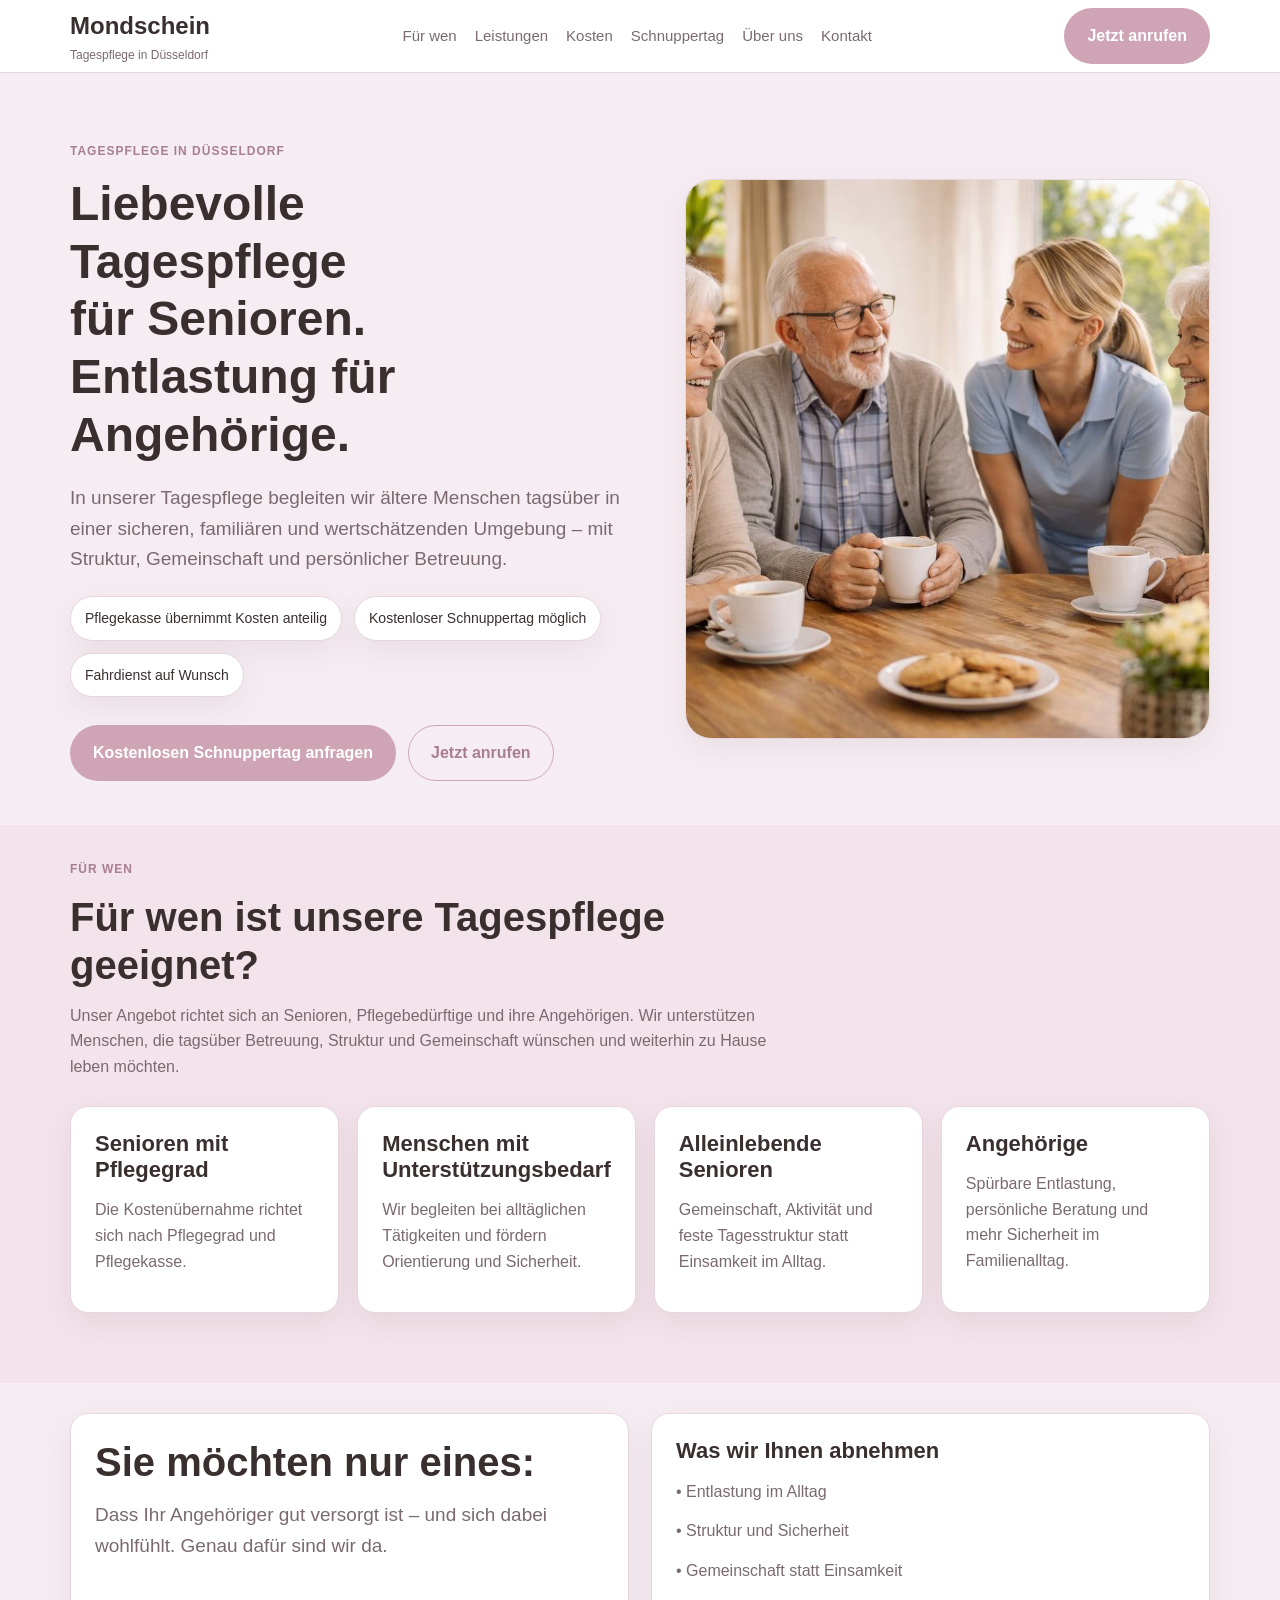
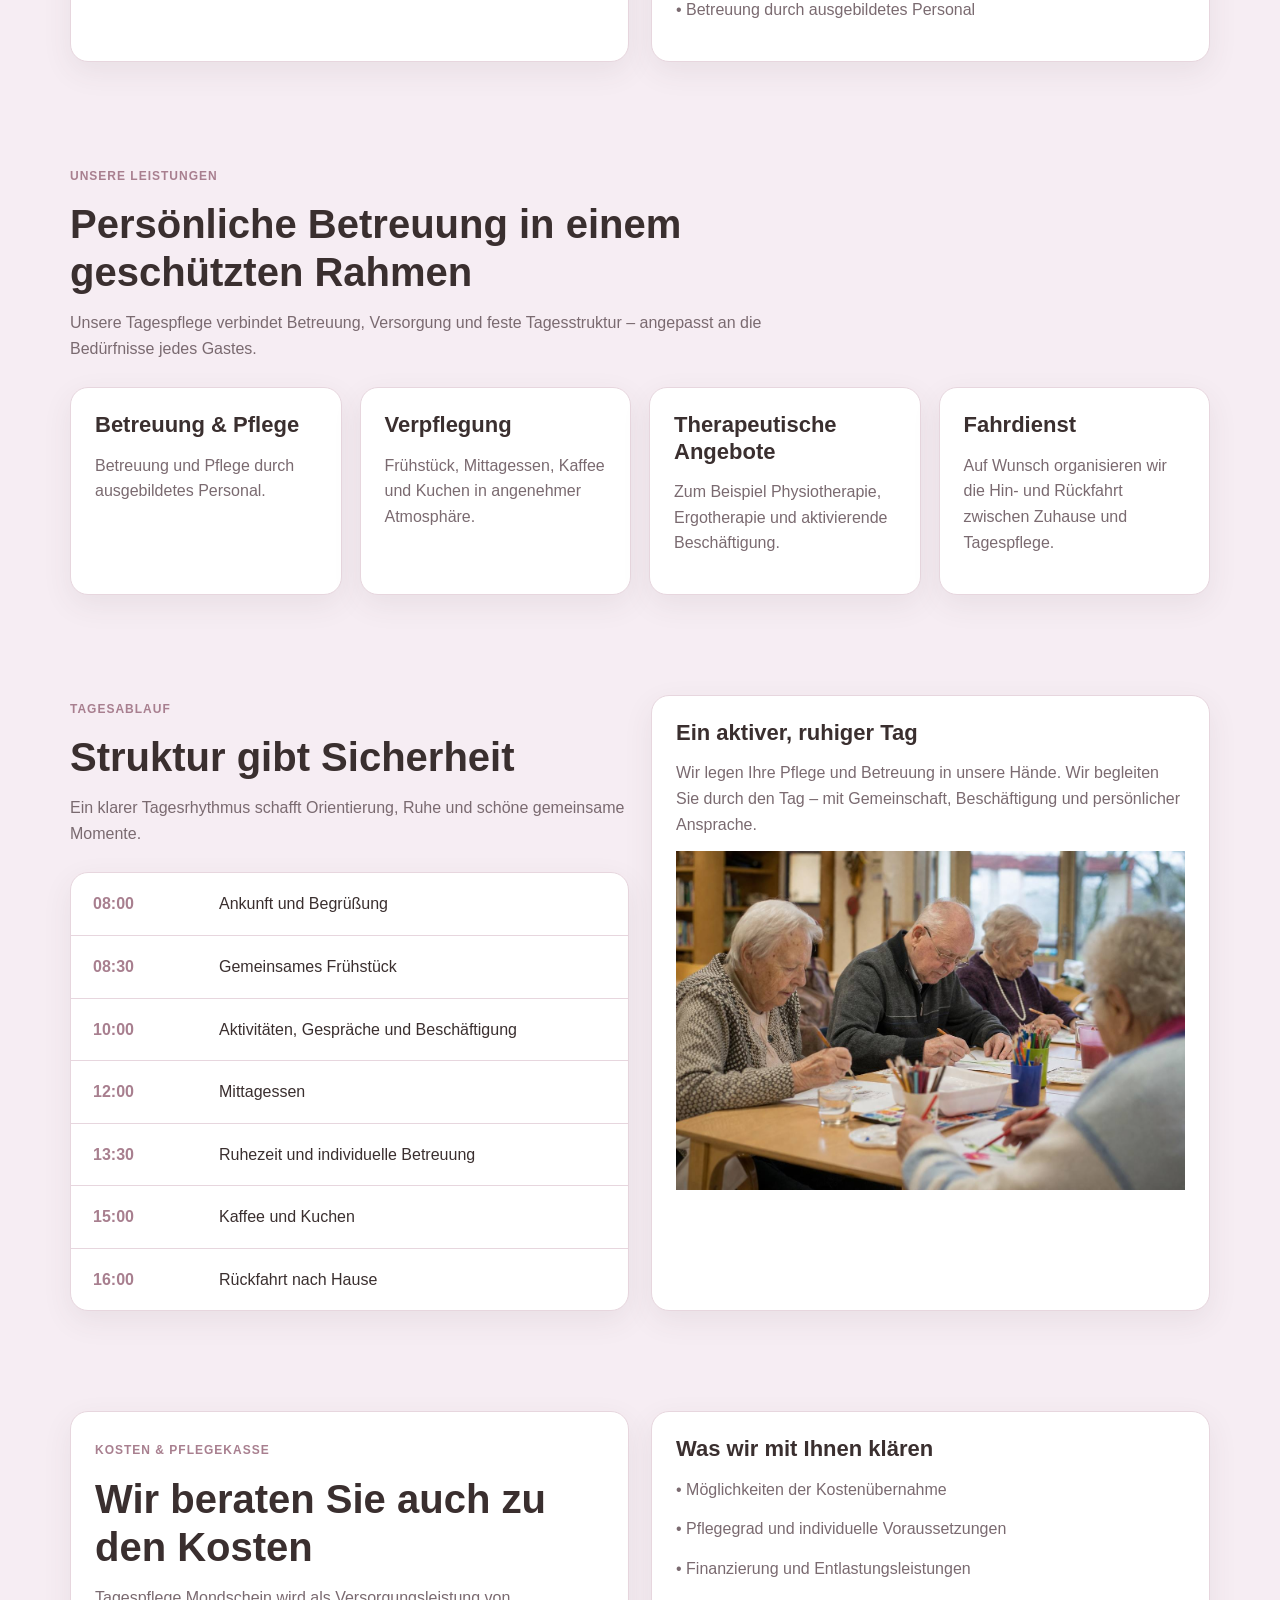
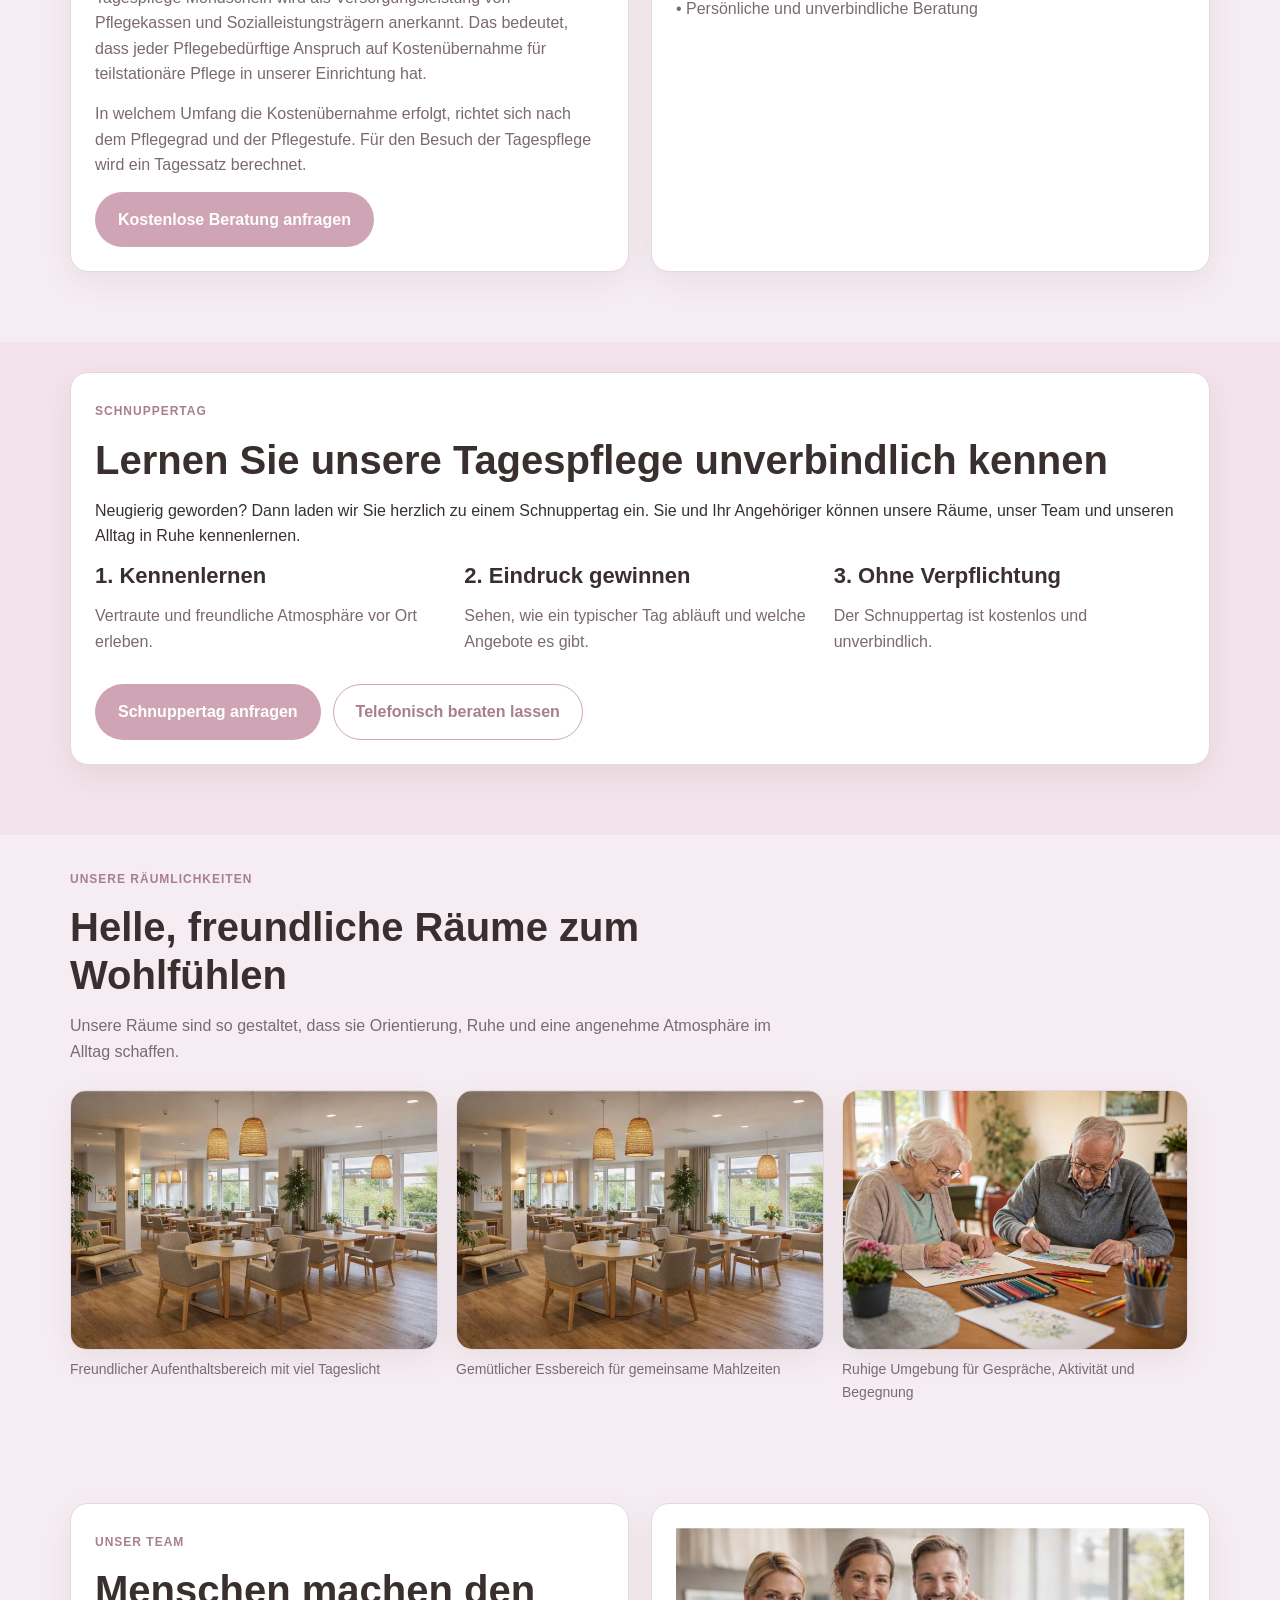
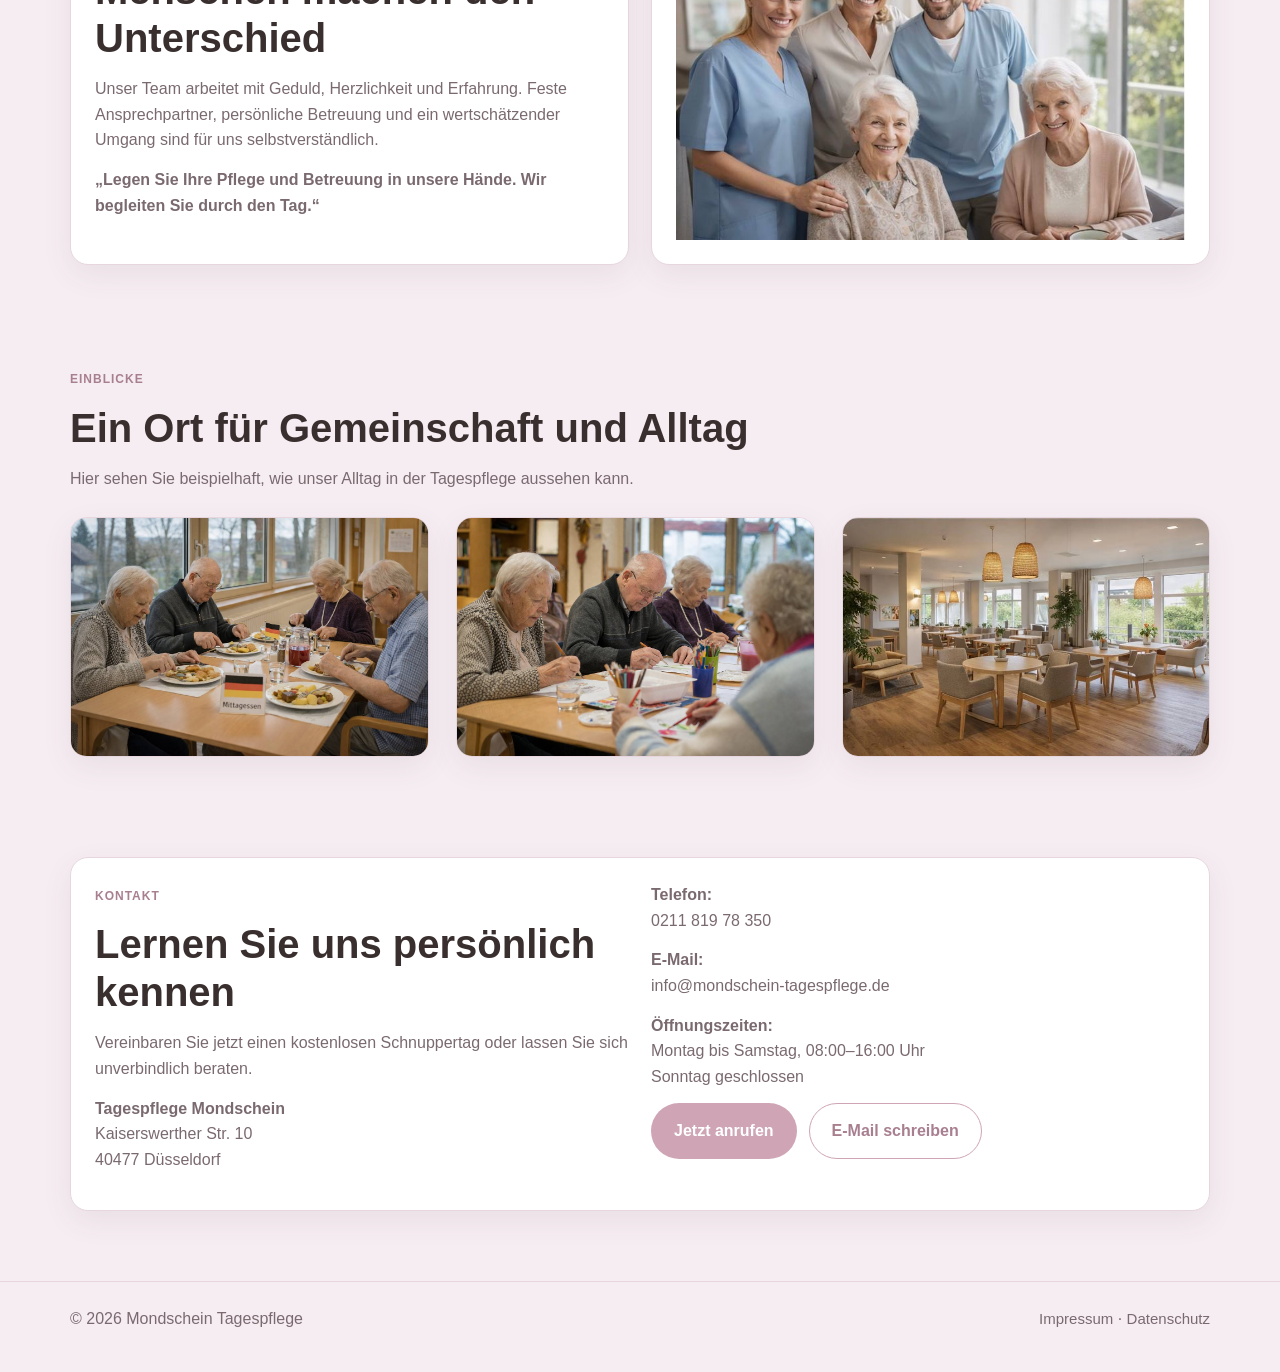
<file: index.html>
<!DOCTYPE html>
<html lang="de">
<head>
  <meta charset="UTF-8">
  <meta name="viewport" content="width=device-width, initial-scale=1.0">
  <title>Mondschein Tagespflege in Düsseldorf</title>
  <meta name="description" content="Mondschein Tagespflege in Düsseldorf – liebevolle Tagespflege für Senioren, Entlastung für Angehörige, kostenloser Schnuppertag und persönliche Beratung.">
  <link rel="stylesheet" href="styles.css">
</head>
<body>
  <header class="topbar">
    <div class="container topbar-inner">
      <div class="brand">
        Mondschein
        <small>Tagespflege in Düsseldorf</small>
      </div>

      <nav class="nav">
        <a href="index.html#fuer-wen">Für wen</a>
        <a href="leistungen.html">Leistungen</a>
        <a href="kosten.html">Kosten</a>
        <a href="schnuppertag.html">Schnuppertag</a>
        <a href="ueber-uns.html">Über uns</a>
        <a href="kontakt.html">Kontakt</a>
      </nav>

      <div class="topbar-actions">
        <a class="btn btn-primary" href="tel:+4921181978350">Jetzt anrufen</a>
        <button class="menu-toggle" type="button" aria-expanded="false" aria-controls="mobile-menu">
          Menü
        </button>
      </div>
    </div>

    <div id="mobile-menu" class="mobile-menu">
      <div class="mobile-menu-inner">
        <a href="index.html#fuer-wen">Für wen</a>
        <a href="leistungen.html">Leistungen</a>
        <a href="kosten.html">Kosten</a>
        <a href="schnuppertag.html">Schnuppertag</a>
        <a href="ueber-uns.html">Über uns</a>
        <a href="kontakt.html">Kontakt</a>
        <a href="impressum.html">Impressum</a>
        <a href="datenschutz.html">Datenschutz</a>
      </div>
    </div>
  </header>

  <main>
    <section class="hero">
      <div class="container hero-grid">
        <div>
          <span class="eyebrow">Tagespflege in Düsseldorf</span>
          <h1>Liebevolle Tagespflege für Senioren.<br>Entlastung für Angehörige.</h1>
          <p class="lead">
            In unserer Tagespflege begleiten wir ältere Menschen tagsüber in einer sicheren,
            familiären und wertschätzenden Umgebung – mit Struktur, Gemeinschaft und persönlicher Betreuung.
          </p>

          <ul class="hero-points">
            <li>Pflegekasse übernimmt Kosten anteilig</li>
            <li>Kostenloser Schnuppertag möglich</li>
            <li>Fahrdienst auf Wunsch</li>
          </ul>

          <div class="hero-actions">
            <a class="btn btn-primary" href="kontakt.html">Kostenlosen Schnuppertag anfragen</a>
            <a class="btn btn-secondary" href="tel:+4921181978350">Jetzt anrufen</a>
          </div>
        </div>

        <div class="hero-image">
          <img src="images/hero.jpg" alt="Senioren in der Tagespflege beim gemeinsamen Kaffeetrinken">
        </div>
      </div>
    </section>

    <section id="fuer-wen" style="background:#f3e3ea;">
      <div class="container">
        <div class="section-head">
          <span class="eyebrow">Für wen</span>
          <h2>Für wen ist unsere Tagespflege geeignet?</h2>
          <p>
            Unser Angebot richtet sich an Senioren, Pflegebedürftige und ihre Angehörigen.
            Wir unterstützen Menschen, die tagsüber Betreuung, Struktur und Gemeinschaft wünschen
            und weiterhin zu Hause leben möchten.
          </p>
        </div>

        <div class="grid-4">
          <div class="card">
            <h3>Senioren mit Pflegegrad</h3>
            <p>Die Kostenübernahme richtet sich nach Pflegegrad und Pflegekasse.</p>
          </div>

          <div class="card">
            <h3>Menschen mit Unterstützungsbedarf</h3>
            <p>Wir begleiten bei alltäglichen Tätigkeiten und fördern Orientierung und Sicherheit.</p>
          </div>

          <div class="card">
            <h3>Alleinlebende Senioren</h3>
            <p>Gemeinschaft, Aktivität und feste Tagesstruktur statt Einsamkeit im Alltag.</p>
          </div>

          <div class="card">
            <h3>Angehörige</h3>
            <p>Spürbare Entlastung, persönliche Beratung und mehr Sicherheit im Familienalltag.</p>
          </div>
        </div>
      </div>
    </section>

    <section>
      <div class="container grid-2">
        <div class="card">
          <h2>Sie möchten nur eines:</h2>
          <p class="lead">
            Dass Ihr Angehöriger gut versorgt ist – und sich dabei wohlfühlt.
            Genau dafür sind wir da.
          </p>
        </div>

        <div class="card">
          <h3>Was wir Ihnen abnehmen</h3>
          <p>• Entlastung im Alltag</p>
          <p>• Struktur und Sicherheit</p>
          <p>• Gemeinschaft statt Einsamkeit</p>
          <p>• Betreuung durch ausgebildetes Personal</p>
        </div>
      </div>
    </section>

    <section id="leistungen">
      <div class="container">
        <div class="section-head">
          <span class="eyebrow">Unsere Leistungen</span>
          <h2>Persönliche Betreuung in einem geschützten Rahmen</h2>
          <p>
            Unsere Tagespflege verbindet Betreuung, Versorgung und feste Tagesstruktur –
            angepasst an die Bedürfnisse jedes Gastes.
          </p>
        </div>

        <div class="grid-4">
          <div class="card">
            <h3>Betreuung & Pflege</h3>
            <p>Betreuung und Pflege durch ausgebildetes Personal.</p>
          </div>

          <div class="card">
            <h3>Verpflegung</h3>
            <p>Frühstück, Mittagessen, Kaffee und Kuchen in angenehmer Atmosphäre.</p>
          </div>

          <div class="card">
            <h3>Therapeutische Angebote</h3>
            <p>Zum Beispiel Physiotherapie, Ergotherapie und aktivierende Beschäftigung.</p>
          </div>

          <div class="card">
            <h3>Fahrdienst</h3>
            <p>Auf Wunsch organisieren wir die Hin- und Rückfahrt zwischen Zuhause und Tagespflege.</p>
          </div>
        </div>
      </div>
    </section>

    <section id="ablauf">
      <div class="container grid-2">
        <div>
          <div class="section-head">
            <span class="eyebrow">Tagesablauf</span>
            <h2>Struktur gibt Sicherheit</h2>
            <p>Ein klarer Tagesrhythmus schafft Orientierung, Ruhe und schöne gemeinsame Momente.</p>
          </div>

          <div class="day-plan">
            <div class="day-row">
              <div class="time">08:00</div>
              <div>Ankunft und Begrüßung</div>
            </div>
            <div class="day-row">
              <div class="time">08:30</div>
              <div>Gemeinsames Frühstück</div>
            </div>
            <div class="day-row">
              <div class="time">10:00</div>
              <div>Aktivitäten, Gespräche und Beschäftigung</div>
            </div>
            <div class="day-row">
              <div class="time">12:00</div>
              <div>Mittagessen</div>
            </div>
            <div class="day-row">
              <div class="time">13:30</div>
              <div>Ruhezeit und individuelle Betreuung</div>
            </div>
            <div class="day-row">
              <div class="time">15:00</div>
              <div>Kaffee und Kuchen</div>
            </div>
            <div class="day-row">
              <div class="time">16:00</div>
              <div>Rückfahrt nach Hause</div>
            </div>
          </div>
        </div>

        <div class="card">
          <h3>Ein aktiver, ruhiger Tag</h3>
          <p>
            Wir legen Ihre Pflege und Betreuung in unsere Hände.
            Wir begleiten Sie durch den Tag – mit Gemeinschaft, Beschäftigung und persönlicher Ansprache.
          </p>
          <img src="images/aktivitaet.jpg" alt="Senioren bei einer Aktivität in der Tagespflege">
        </div>
      </div>
    </section>

    <section id="kosten" style="background:#f6edf3;">
      <div class="container grid-2">
        <div class="card">
          <span class="eyebrow">Kosten & Pflegekasse</span>
          <h2>Wir beraten Sie auch zu den Kosten</h2>
          <p>
            Tagespflege Mondschein wird als Versorgungsleistung von Pflegekassen und Sozialleistungsträgern anerkannt.
            Das bedeutet, dass jeder Pflegebedürftige Anspruch auf Kostenübernahme für teilstationäre Pflege
            in unserer Einrichtung hat.
          </p>
          <p>
            In welchem Umfang die Kostenübernahme erfolgt, richtet sich nach dem Pflegegrad und der Pflegestufe.
            Für den Besuch der Tagespflege wird ein Tagessatz berechnet.
          </p>

          <div class="hero-actions">
            <a class="btn btn-primary" href="kontakt.html">Kostenlose Beratung anfragen</a>
          </div>
        </div>

        <div class="card">
          <h3>Was wir mit Ihnen klären</h3>
          <p>• Möglichkeiten der Kostenübernahme</p>
          <p>• Pflegegrad und individuelle Voraussetzungen</p>
          <p>• Finanzierung und Entlastungsleistungen</p>
          <p>• Persönliche und unverbindliche Beratung</p>
        </div>
      </div>
    </section>

    <section id="schnuppertag" style="background:#f3e3ea;">
      <div class="container">
        <div class="cta-strip">
          <span class="eyebrow">Schnuppertag</span>
          <h2>Lernen Sie unsere Tagespflege unverbindlich kennen</h2>
          <p>
            Neugierig geworden? Dann laden wir Sie herzlich zu einem Schnuppertag ein.
            Sie und Ihr Angehöriger können unsere Räume, unser Team und unseren Alltag in Ruhe kennenlernen.
          </p>

          <div class="grid-3">
            <div>
              <h3>1. Kennenlernen</h3>
              <p class="muted">Vertraute und freundliche Atmosphäre vor Ort erleben.</p>
            </div>

            <div>
              <h3>2. Eindruck gewinnen</h3>
              <p class="muted">Sehen, wie ein typischer Tag abläuft und welche Angebote es gibt.</p>
            </div>

            <div>
              <h3>3. Ohne Verpflichtung</h3>
              <p class="muted">Der Schnuppertag ist kostenlos und unverbindlich.</p>
            </div>
          </div>

          <div class="hero-actions" style="margin-top:16px;">
            <a class="btn btn-primary" href="kontakt.html">Schnuppertag anfragen</a>
            <a class="btn btn-secondary" href="tel:+4921181978350">Telefonisch beraten lassen</a>
          </div>
        </div>
      </div>
    </section>

    <section id="raeume">
      <div class="container">
        <div class="section-head">
          <span class="eyebrow">Unsere Räumlichkeiten</span>
          <h2>Helle, freundliche Räume zum Wohlfühlen</h2>
          <p>
            Unsere Räume sind so gestaltet, dass sie Orientierung, Ruhe und eine angenehme Atmosphäre
            im Alltag schaffen.
          </p>
        </div>

        <div class="grid-3 room">
          <div>
            <img src="images/raum1.jpg" alt="Aufenthaltsraum der Tagespflege">
            <div class="caption">Freundlicher Aufenthaltsbereich mit viel Tageslicht</div>
          </div>

          <div>
            <img src="images/raum2.jpg" alt="Essbereich der Tagespflege">
            <div class="caption">Gemütlicher Essbereich für gemeinsame Mahlzeiten</div>
          </div>

          <div>
            <img src="images/raum3.jpg" alt="Gemeinschaftsraum der Tagespflege">
            <div class="caption">Ruhige Umgebung für Gespräche, Aktivität und Begegnung</div>
          </div>
        </div>
      </div>
    </section>

    <section id="team">
      <div class="container grid-2">
        <div class="card">
          <span class="eyebrow">Unser Team</span>
          <h2>Menschen machen den Unterschied</h2>
          <p>
            Unser Team arbeitet mit Geduld, Herzlichkeit und Erfahrung.
            Feste Ansprechpartner, persönliche Betreuung und ein wertschätzender Umgang
            sind für uns selbstverständlich.
          </p>
          <p>
            <strong>„Legen Sie Ihre Pflege und Betreuung in unsere Hände. Wir begleiten Sie durch den Tag.“</strong>
          </p>
        </div>

        <div class="card">
          <img src="images/team.jpg" alt="Team der Tagespflege">
        </div>
      </div>
    </section>

    <section>
      <div class="container">
        <div class="section-head">
          <span class="eyebrow">Einblicke</span>
          <h2>Ein Ort für Gemeinschaft und Alltag</h2>
          <p>Hier sehen Sie beispielhaft, wie unser Alltag in der Tagespflege aussehen kann.</p>
        </div>

        <div class="grid-3 gallery">
          <img src="images/essen.jpg" alt="Senioren beim Mittagessen in der Tagespflege">
          <img src="images/aktivitaet.jpg" alt="Gemeinsame Aktivität in der Tagespflege">
          <img src="images/raum2.jpg" alt="Essbereich der Tagespflege">
        </div>
      </div>
    </section>

    <section id="kontakt">
      <div class="container">
        <div class="card contact-box">
          <div>
            <span class="eyebrow">Kontakt</span>
            <h2>Lernen Sie uns persönlich kennen</h2>
            <p>
              Vereinbaren Sie jetzt einen kostenlosen Schnuppertag oder lassen Sie sich
              unverbindlich beraten.
            </p>
            <p>
              <strong>Tagespflege Mondschein</strong><br>
              Kaiserswerther Str. 10<br>
              40477 Düsseldorf
            </p>
          </div>

          <div>
            <p>
              <strong>Telefon:</strong><br>
              <a href="tel:+4921181978350">0211 819 78 350</a>
            </p>
            <p>
              <strong>E-Mail:</strong><br>
              <a href="mailto:info@mondschein-tagespflege.de">info@mondschein-tagespflege.de</a>
            </p>
            <p>
              <strong>Öffnungszeiten:</strong><br>
              Montag bis Samstag, 08:00–16:00 Uhr<br>
              Sonntag geschlossen
            </p>

            <div class="hero-actions">
              <a class="btn btn-primary" href="tel:+4921181978350">Jetzt anrufen</a>
              <a class="btn btn-secondary" href="mailto:info@mondschein-tagespflege.de">E-Mail schreiben</a>
            </div>
          </div>
        </div>
      </div>
    </section>
  </main>

  <footer class="footer">
    <div class="container footer-inner">
      <div>© 2026 Mondschein Tagespflege</div>
      <div>
        <a href="impressum.html">Impressum</a> ·
        <a href="datenschutz.html">Datenschutz</a>
      </div>
    </div>
  </footer>

  <script src="script.js"></script>
</body>
</html>
</file>
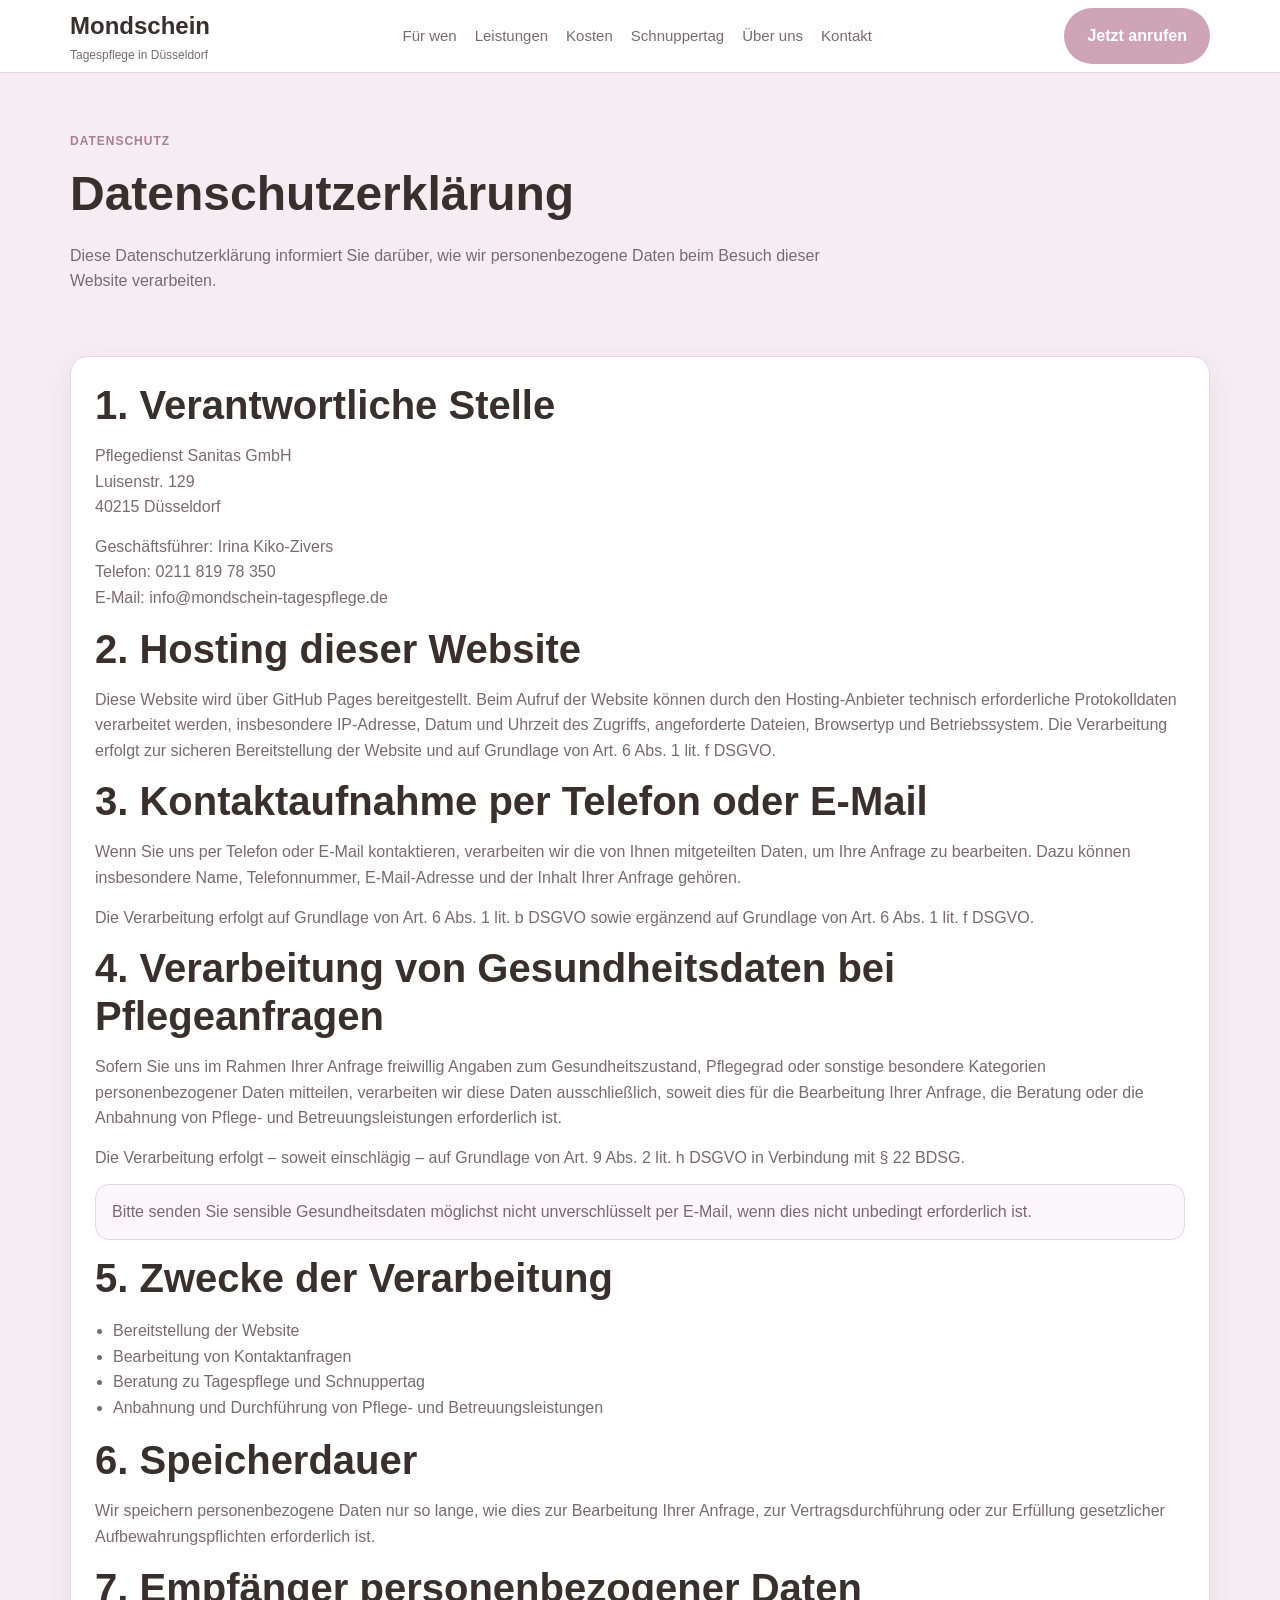
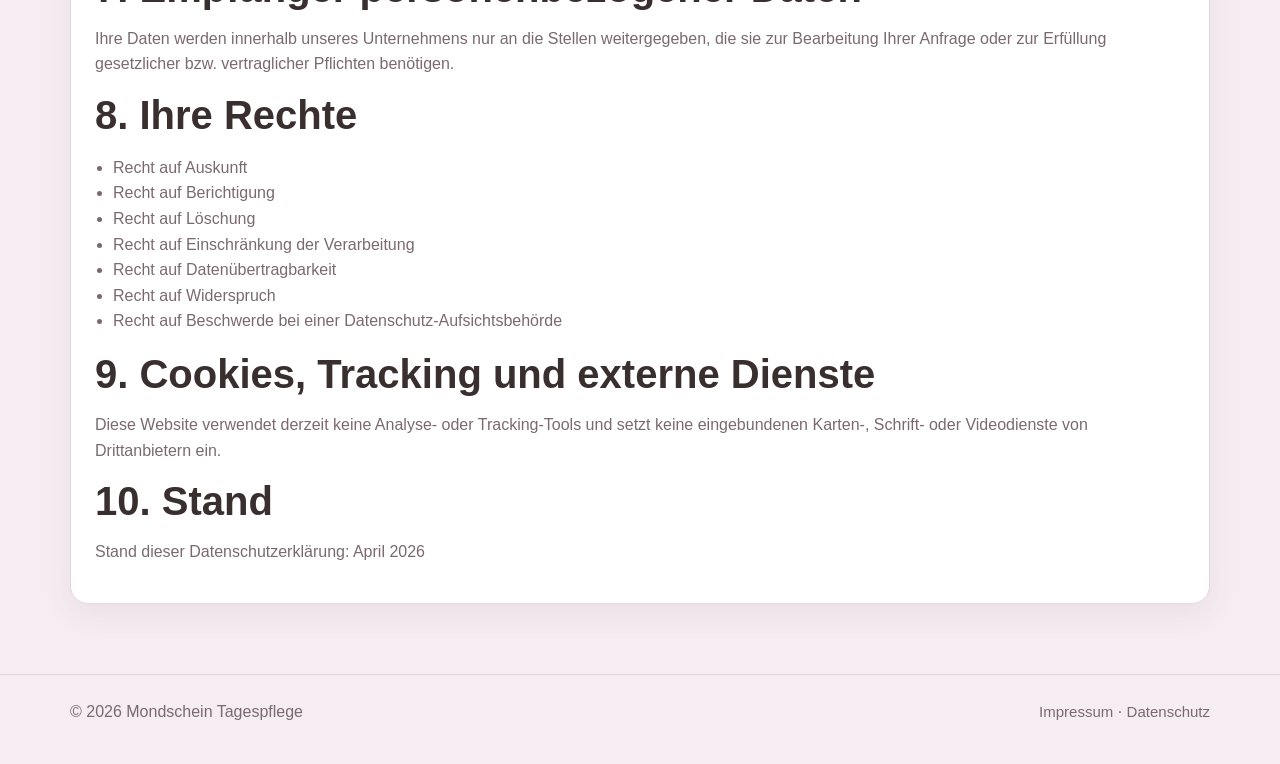
<file: datenschutz.html>
<!DOCTYPE html><html lang="de"><head><meta charset="UTF-8"><meta name="viewport" content="width=device-width, initial-scale=1.0"><link rel="stylesheet" href="styles.css"><title>Datenschutzerklärung – Mondschein Tagespflege</title></head><body>
<header class="topbar">
  <div class="container topbar-inner">
    <div class="brand">Mondschein<small>Tagespflege in Düsseldorf</small></div>
    <nav class="nav">
      <a href="index.html#fuer-wen">Für wen</a>
      <a href="leistungen.html">Leistungen</a>
      <a href="kosten.html">Kosten</a>
      <a href="schnuppertag.html">Schnuppertag</a>
      <a href="ueber-uns.html">Über uns</a>
      <a href="kontakt.html">Kontakt</a>
    </nav>
    <div class="topbar-actions">
      <a class="btn btn-primary" href="tel:+4921181978350">Jetzt anrufen</a>
      <button class="menu-toggle" type="button" aria-expanded="false" aria-controls="mobile-menu">Menü</button>
    </div>
  </div>
  <div id="mobile-menu" class="mobile-menu">
    <div class="mobile-menu-inner">
      <a href="index.html#fuer-wen">Für wen</a>
      <a href="leistungen.html">Leistungen</a>
      <a href="kosten.html">Kosten</a>
      <a href="schnuppertag.html">Schnuppertag</a>
      <a href="ueber-uns.html">Über uns</a>
      <a href="kontakt.html">Kontakt</a>
      <a href="impressum.html">Impressum</a>
      <a href="datenschutz.html">Datenschutz</a>
    </div>
  </div>
</header>
<main><section class="page-hero"><div class="container"><span class="eyebrow">Datenschutz</span><h1>Datenschutzerklärung</h1><p>Diese Datenschutzerklärung informiert Sie darüber, wie wir personenbezogene Daten beim Besuch dieser Website verarbeiten.</p></div></section><section><div class="container legal-box"><h2>1. Verantwortliche Stelle</h2><p>Pflegedienst Sanitas GmbH<br>Luisenstr. 129<br>40215 Düsseldorf</p><p>Geschäftsführer: Irina Kiko-Zivers<br>Telefon: 0211 819 78 350<br>E-Mail: info@mondschein-tagespflege.de</p><h2>2. Hosting dieser Website</h2><p>Diese Website wird über GitHub Pages bereitgestellt. Beim Aufruf der Website können durch den Hosting-Anbieter technisch erforderliche Protokolldaten verarbeitet werden, insbesondere IP-Adresse, Datum und Uhrzeit des Zugriffs, angeforderte Dateien, Browsertyp und Betriebssystem. Die Verarbeitung erfolgt zur sicheren Bereitstellung der Website und auf Grundlage von Art. 6 Abs. 1 lit. f DSGVO.</p><h2>3. Kontaktaufnahme per Telefon oder E-Mail</h2><p>Wenn Sie uns per Telefon oder E-Mail kontaktieren, verarbeiten wir die von Ihnen mitgeteilten Daten, um Ihre Anfrage zu bearbeiten. Dazu können insbesondere Name, Telefonnummer, E-Mail-Adresse und der Inhalt Ihrer Anfrage gehören.</p><p>Die Verarbeitung erfolgt auf Grundlage von Art. 6 Abs. 1 lit. b DSGVO sowie ergänzend auf Grundlage von Art. 6 Abs. 1 lit. f DSGVO.</p><h2>4. Verarbeitung von Gesundheitsdaten bei Pflegeanfragen</h2><p>Sofern Sie uns im Rahmen Ihrer Anfrage freiwillig Angaben zum Gesundheitszustand, Pflegegrad oder sonstige besondere Kategorien personenbezogener Daten mitteilen, verarbeiten wir diese Daten ausschließlich, soweit dies für die Bearbeitung Ihrer Anfrage, die Beratung oder die Anbahnung von Pflege- und Betreuungsleistungen erforderlich ist.</p><p>Die Verarbeitung erfolgt – soweit einschlägig – auf Grundlage von Art. 9 Abs. 2 lit. h DSGVO in Verbindung mit § 22 BDSG.</p><p class="note">Bitte senden Sie sensible Gesundheitsdaten möglichst nicht unverschlüsselt per E-Mail, wenn dies nicht unbedingt erforderlich ist.</p><h2>5. Zwecke der Verarbeitung</h2><ul class="list-clean"><li>Bereitstellung der Website</li><li>Bearbeitung von Kontaktanfragen</li><li>Beratung zu Tagespflege und Schnuppertag</li><li>Anbahnung und Durchführung von Pflege- und Betreuungsleistungen</li></ul><h2>6. Speicherdauer</h2><p>Wir speichern personenbezogene Daten nur so lange, wie dies zur Bearbeitung Ihrer Anfrage, zur Vertragsdurchführung oder zur Erfüllung gesetzlicher Aufbewahrungspflichten erforderlich ist.</p><h2>7. Empfänger personenbezogener Daten</h2><p>Ihre Daten werden innerhalb unseres Unternehmens nur an die Stellen weitergegeben, die sie zur Bearbeitung Ihrer Anfrage oder zur Erfüllung gesetzlicher bzw. vertraglicher Pflichten benötigen.</p><h2>8. Ihre Rechte</h2><ul class="list-clean"><li>Recht auf Auskunft</li><li>Recht auf Berichtigung</li><li>Recht auf Löschung</li><li>Recht auf Einschränkung der Verarbeitung</li><li>Recht auf Datenübertragbarkeit</li><li>Recht auf Widerspruch</li><li>Recht auf Beschwerde bei einer Datenschutz-Aufsichtsbehörde</li></ul><h2>9. Cookies, Tracking und externe Dienste</h2><p>Diese Website verwendet derzeit keine Analyse- oder Tracking-Tools und setzt keine eingebundenen Karten-, Schrift- oder Videodienste von Drittanbietern ein.</p><h2>10. Stand</h2><p>Stand dieser Datenschutzerklärung: April 2026</p></div></section></main>
<footer class="footer"><div class="container footer-inner"><div>© 2026 Mondschein Tagespflege</div><div><a href="impressum.html">Impressum</a> · <a href="datenschutz.html">Datenschutz</a></div></div></footer>
<script src="script.js"></script>
</body></html>
</file>
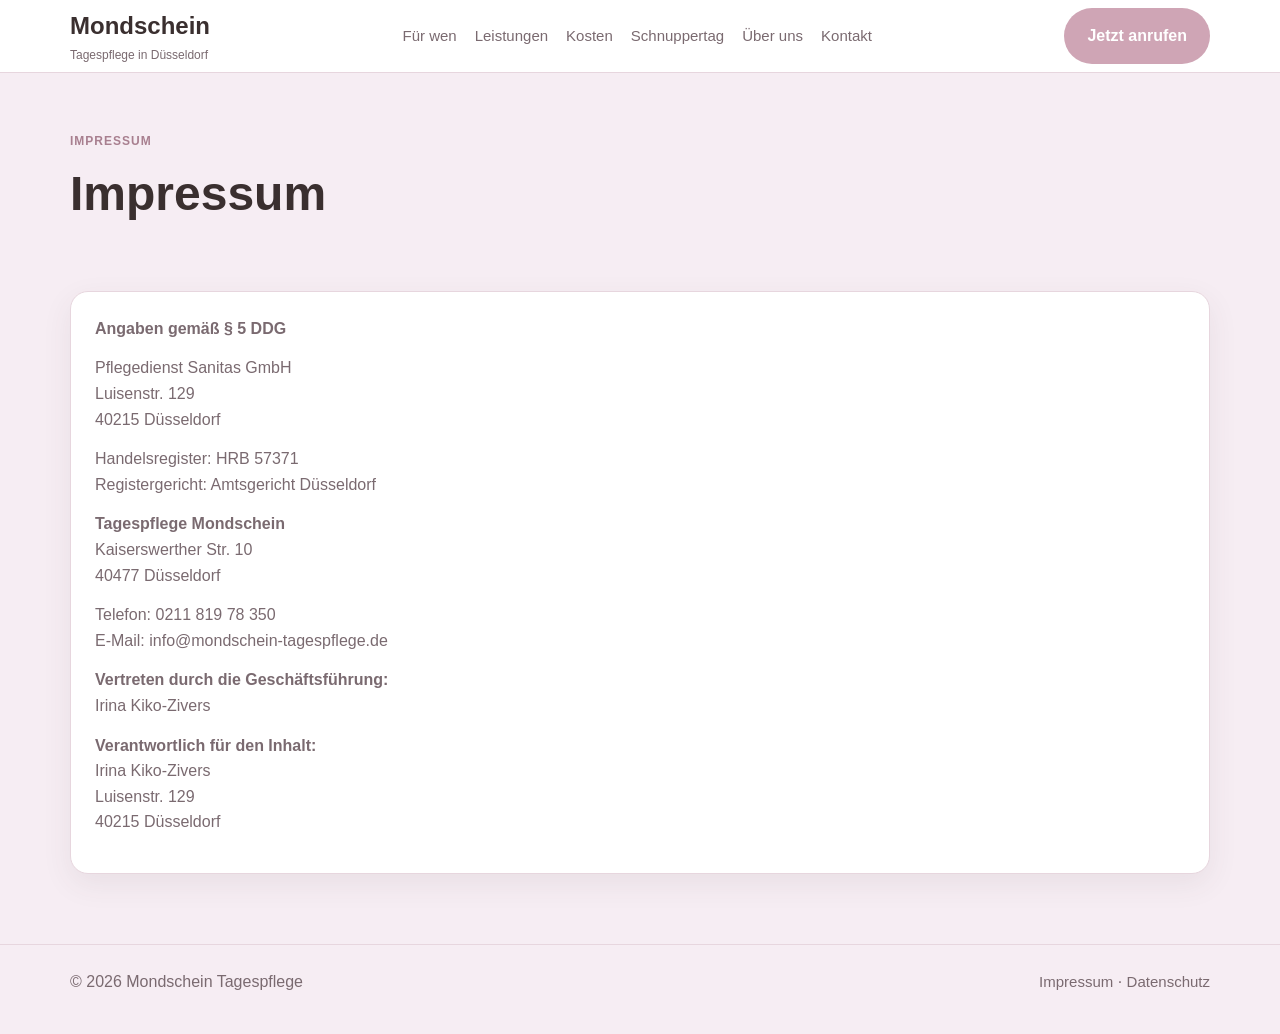
<file: impressum.html>
<!DOCTYPE html><html lang="de"><head><meta charset="UTF-8"><meta name="viewport" content="width=device-width, initial-scale=1.0"><link rel="stylesheet" href="styles.css"><title>Impressum – Mondschein Tagespflege</title></head><body>
<header class="topbar">
  <div class="container topbar-inner">
    <div class="brand">Mondschein<small>Tagespflege in Düsseldorf</small></div>
    <nav class="nav">
      <a href="index.html#fuer-wen">Für wen</a>
      <a href="leistungen.html">Leistungen</a>
      <a href="kosten.html">Kosten</a>
      <a href="schnuppertag.html">Schnuppertag</a>
      <a href="ueber-uns.html">Über uns</a>
      <a href="kontakt.html">Kontakt</a>
    </nav>
    <div class="topbar-actions">
      <a class="btn btn-primary" href="tel:+4921181978350">Jetzt anrufen</a>
      <button class="menu-toggle" type="button" aria-expanded="false" aria-controls="mobile-menu">Menü</button>
    </div>
  </div>
  <div id="mobile-menu" class="mobile-menu">
    <div class="mobile-menu-inner">
      <a href="index.html#fuer-wen">Für wen</a>
      <a href="leistungen.html">Leistungen</a>
      <a href="kosten.html">Kosten</a>
      <a href="schnuppertag.html">Schnuppertag</a>
      <a href="ueber-uns.html">Über uns</a>
      <a href="kontakt.html">Kontakt</a>
      <a href="impressum.html">Impressum</a>
      <a href="datenschutz.html">Datenschutz</a>
    </div>
  </div>
</header>
<main><section class="page-hero"><div class="container"><span class="eyebrow">Impressum</span><h1>Impressum</h1></div></section><section><div class="container legal-box"><p><strong>Angaben gemäß § 5 DDG</strong></p><p>Pflegedienst Sanitas GmbH<br>Luisenstr. 129<br>40215 Düsseldorf</p><p>Handelsregister: HRB 57371<br>Registergericht: Amtsgericht Düsseldorf</p><p><strong>Tagespflege Mondschein</strong><br>Kaiserswerther Str. 10<br>40477 Düsseldorf</p><p>Telefon: 0211 819 78 350<br>E-Mail: info@mondschein-tagespflege.de</p><p><strong>Vertreten durch die Geschäftsführung:</strong><br>Irina Kiko-Zivers</p><p><strong>Verantwortlich für den Inhalt:</strong><br>Irina Kiko-Zivers<br>Luisenstr. 129<br>40215 Düsseldorf</p></div></section></main>
<footer class="footer"><div class="container footer-inner"><div>© 2026 Mondschein Tagespflege</div><div><a href="impressum.html">Impressum</a> · <a href="datenschutz.html">Datenschutz</a></div></div></footer>
<script src="script.js"></script>
</body></html>
</file>
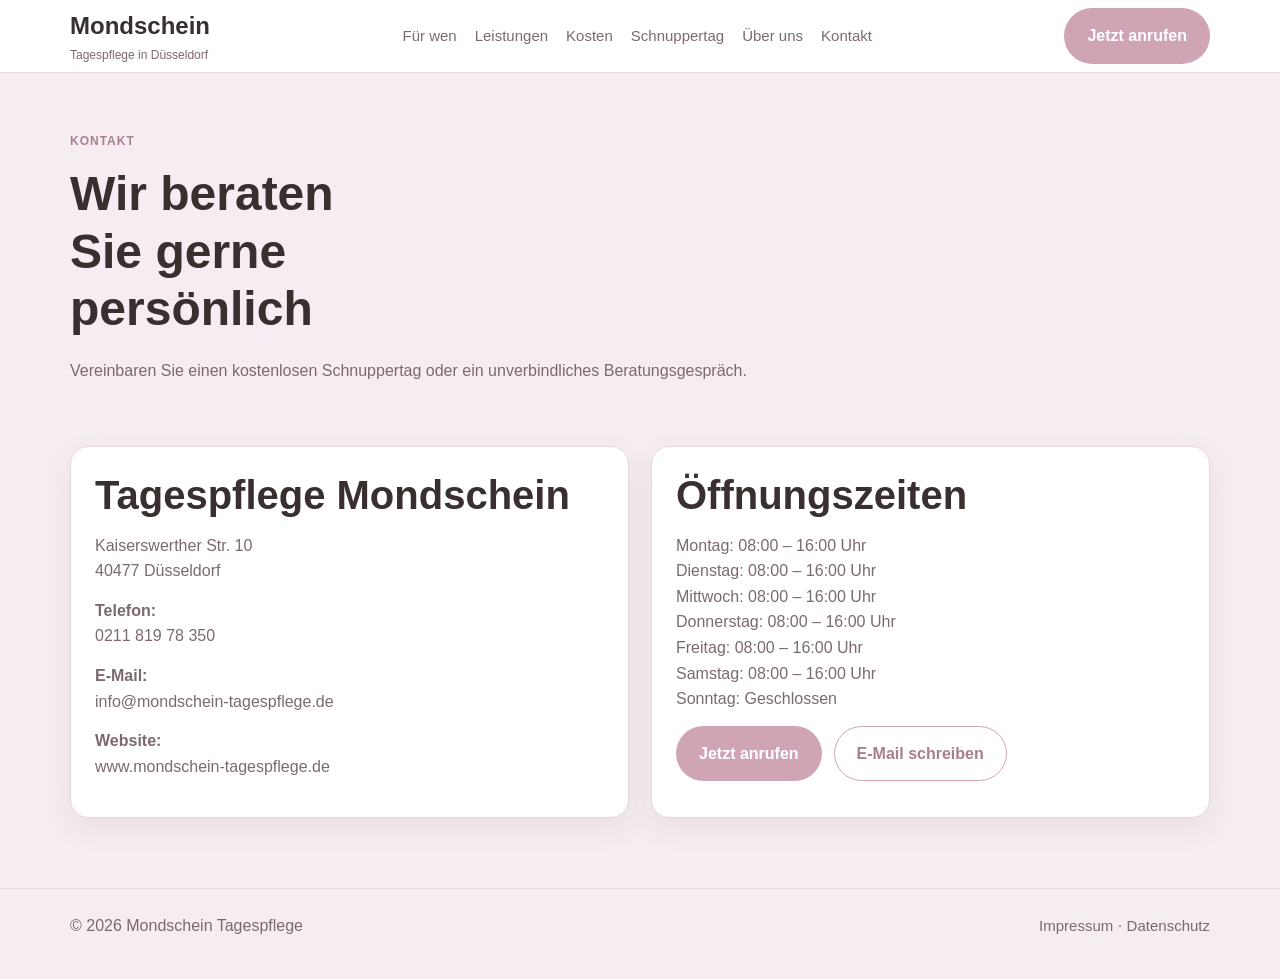
<file: kontakt.html>
<!DOCTYPE html><html lang="de"><head><meta charset="UTF-8"><meta name="viewport" content="width=device-width, initial-scale=1.0"><link rel="stylesheet" href="styles.css"><title>Kontakt – Mondschein Tagespflege</title></head><body>
<header class="topbar">
  <div class="container topbar-inner">
    <div class="brand">Mondschein<small>Tagespflege in Düsseldorf</small></div>
    <nav class="nav">
      <a href="index.html#fuer-wen">Für wen</a>
      <a href="leistungen.html">Leistungen</a>
      <a href="kosten.html">Kosten</a>
      <a href="schnuppertag.html">Schnuppertag</a>
      <a href="ueber-uns.html">Über uns</a>
      <a href="kontakt.html">Kontakt</a>
    </nav>
    <div class="topbar-actions">
      <a class="btn btn-primary" href="tel:+4921181978350">Jetzt anrufen</a>
      <button class="menu-toggle" type="button" aria-expanded="false" aria-controls="mobile-menu">Menü</button>
    </div>
  </div>
  <div id="mobile-menu" class="mobile-menu">
    <div class="mobile-menu-inner">
      <a href="index.html#fuer-wen">Für wen</a>
      <a href="leistungen.html">Leistungen</a>
      <a href="kosten.html">Kosten</a>
      <a href="schnuppertag.html">Schnuppertag</a>
      <a href="ueber-uns.html">Über uns</a>
      <a href="kontakt.html">Kontakt</a>
      <a href="impressum.html">Impressum</a>
      <a href="datenschutz.html">Datenschutz</a>
    </div>
  </div>
</header>
<main><section class="page-hero"><div class="container"><span class="eyebrow">Kontakt</span><h1>Wir beraten Sie gerne persönlich</h1><p>Vereinbaren Sie einen kostenlosen Schnuppertag oder ein unverbindliches Beratungsgespräch.</p></div></section><section><div class="container grid-2"><div class="card"><h2>Tagespflege Mondschein</h2><p>Kaiserswerther Str. 10<br>40477 Düsseldorf</p><p><strong>Telefon:</strong><br><a href="tel:+4921181978350">0211 819 78 350</a></p><p><strong>E-Mail:</strong><br><a href="mailto:info@mondschein-tagespflege.de">info@mondschein-tagespflege.de</a></p><p><strong>Website:</strong><br><a href="https://www.mondschein-tagespflege.de">www.mondschein-tagespflege.de</a></p></div><div class="card"><h2>Öffnungszeiten</h2><p>Montag: 08:00 – 16:00 Uhr<br>Dienstag: 08:00 – 16:00 Uhr<br>Mittwoch: 08:00 – 16:00 Uhr<br>Donnerstag: 08:00 – 16:00 Uhr<br>Freitag: 08:00 – 16:00 Uhr<br>Samstag: 08:00 – 16:00 Uhr<br>Sonntag: Geschlossen</p><div class="hero-actions"><a class="btn btn-primary" href="tel:+4921181978350">Jetzt anrufen</a><a class="btn btn-secondary" href="mailto:info@mondschein-tagespflege.de">E-Mail schreiben</a></div></div></div></section></main>
<footer class="footer"><div class="container footer-inner"><div>© 2026 Mondschein Tagespflege</div><div><a href="impressum.html">Impressum</a> · <a href="datenschutz.html">Datenschutz</a></div></div></footer>
<script src="script.js"></script>
</body></html>
</file>
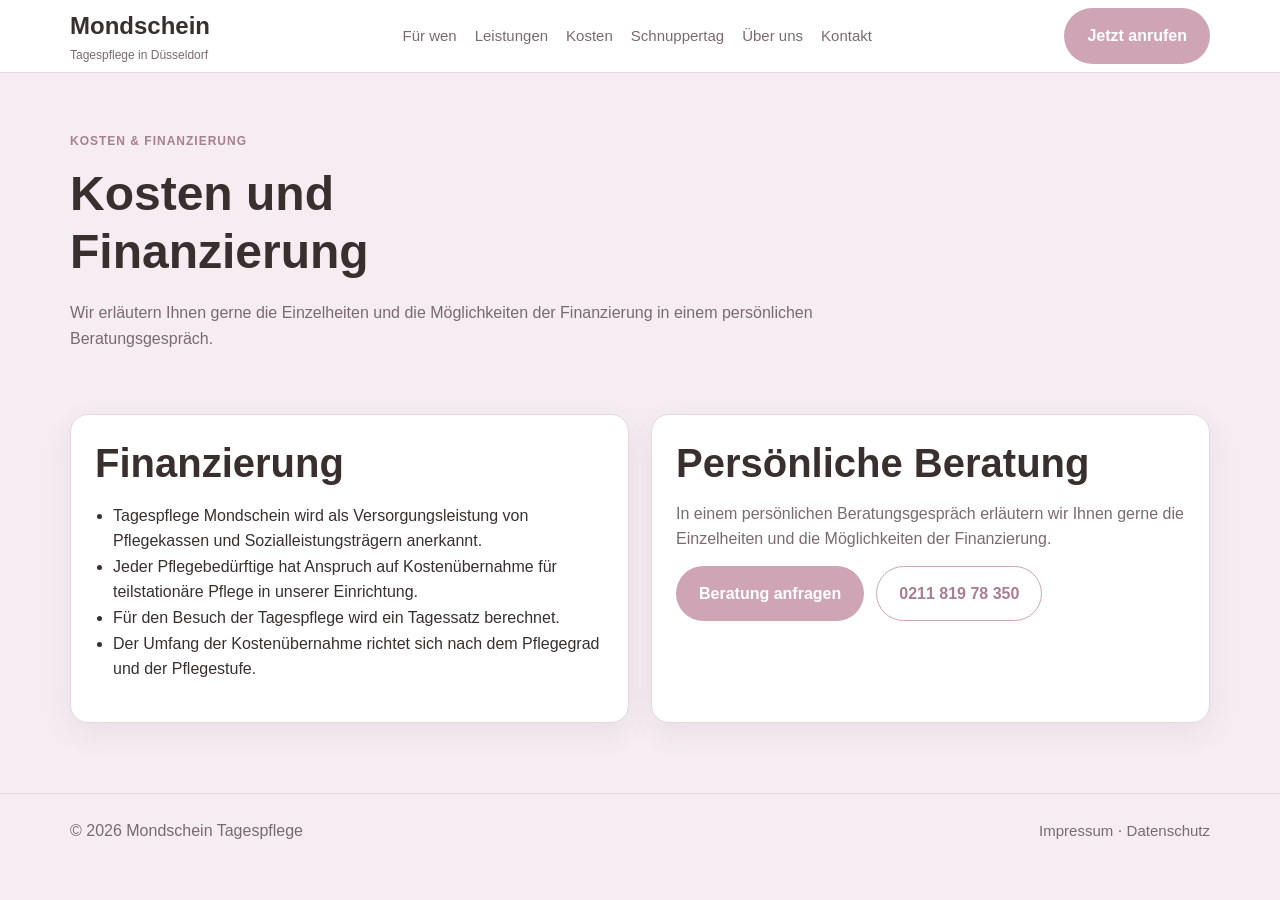
<file: kosten.html>
<!DOCTYPE html><html lang="de"><head><meta charset="UTF-8"><meta name="viewport" content="width=device-width, initial-scale=1.0"><link rel="stylesheet" href="styles.css"><title>Kosten & Finanzierung – Mondschein Tagespflege</title></head><body>
<header class="topbar">
  <div class="container topbar-inner">
    <div class="brand">Mondschein<small>Tagespflege in Düsseldorf</small></div>
    <nav class="nav">
      <a href="index.html#fuer-wen">Für wen</a>
      <a href="leistungen.html">Leistungen</a>
      <a href="kosten.html">Kosten</a>
      <a href="schnuppertag.html">Schnuppertag</a>
      <a href="ueber-uns.html">Über uns</a>
      <a href="kontakt.html">Kontakt</a>
    </nav>
    <div class="topbar-actions">
      <a class="btn btn-primary" href="tel:+4921181978350">Jetzt anrufen</a>
      <button class="menu-toggle" type="button" aria-expanded="false" aria-controls="mobile-menu">Menü</button>
    </div>
  </div>
  <div id="mobile-menu" class="mobile-menu">
    <div class="mobile-menu-inner">
      <a href="index.html#fuer-wen">Für wen</a>
      <a href="leistungen.html">Leistungen</a>
      <a href="kosten.html">Kosten</a>
      <a href="schnuppertag.html">Schnuppertag</a>
      <a href="ueber-uns.html">Über uns</a>
      <a href="kontakt.html">Kontakt</a>
      <a href="impressum.html">Impressum</a>
      <a href="datenschutz.html">Datenschutz</a>
    </div>
  </div>
</header>
<main><section class="page-hero"><div class="container"><span class="eyebrow">Kosten & Finanzierung</span><h1>Kosten und Finanzierung</h1><p>Wir erläutern Ihnen gerne die Einzelheiten und die Möglichkeiten der Finanzierung in einem persönlichen Beratungsgespräch.</p></div></section><section><div class="container grid-2"><div class="card"><h2>Finanzierung</h2><ul class="list-clean"><li>Tagespflege Mondschein wird als Versorgungsleistung von Pflegekassen und Sozialleistungsträgern anerkannt.</li><li>Jeder Pflegebedürftige hat Anspruch auf Kostenübernahme für teilstationäre Pflege in unserer Einrichtung.</li><li>Für den Besuch der Tagespflege wird ein Tagessatz berechnet.</li><li>Der Umfang der Kostenübernahme richtet sich nach dem Pflegegrad und der Pflegestufe.</li></ul></div><div class="card"><h2>Persönliche Beratung</h2><p>In einem persönlichen Beratungsgespräch erläutern wir Ihnen gerne die Einzelheiten und die Möglichkeiten der Finanzierung.</p><div class="hero-actions"><a class="btn btn-primary" href="kontakt.html">Beratung anfragen</a><a class="btn btn-secondary" href="tel:+4921181978350">0211 819 78 350</a></div></div></div></section></main>
<footer class="footer"><div class="container footer-inner"><div>© 2026 Mondschein Tagespflege</div><div><a href="impressum.html">Impressum</a> · <a href="datenschutz.html">Datenschutz</a></div></div></footer>
<script src="script.js"></script>
</body></html>
</file>
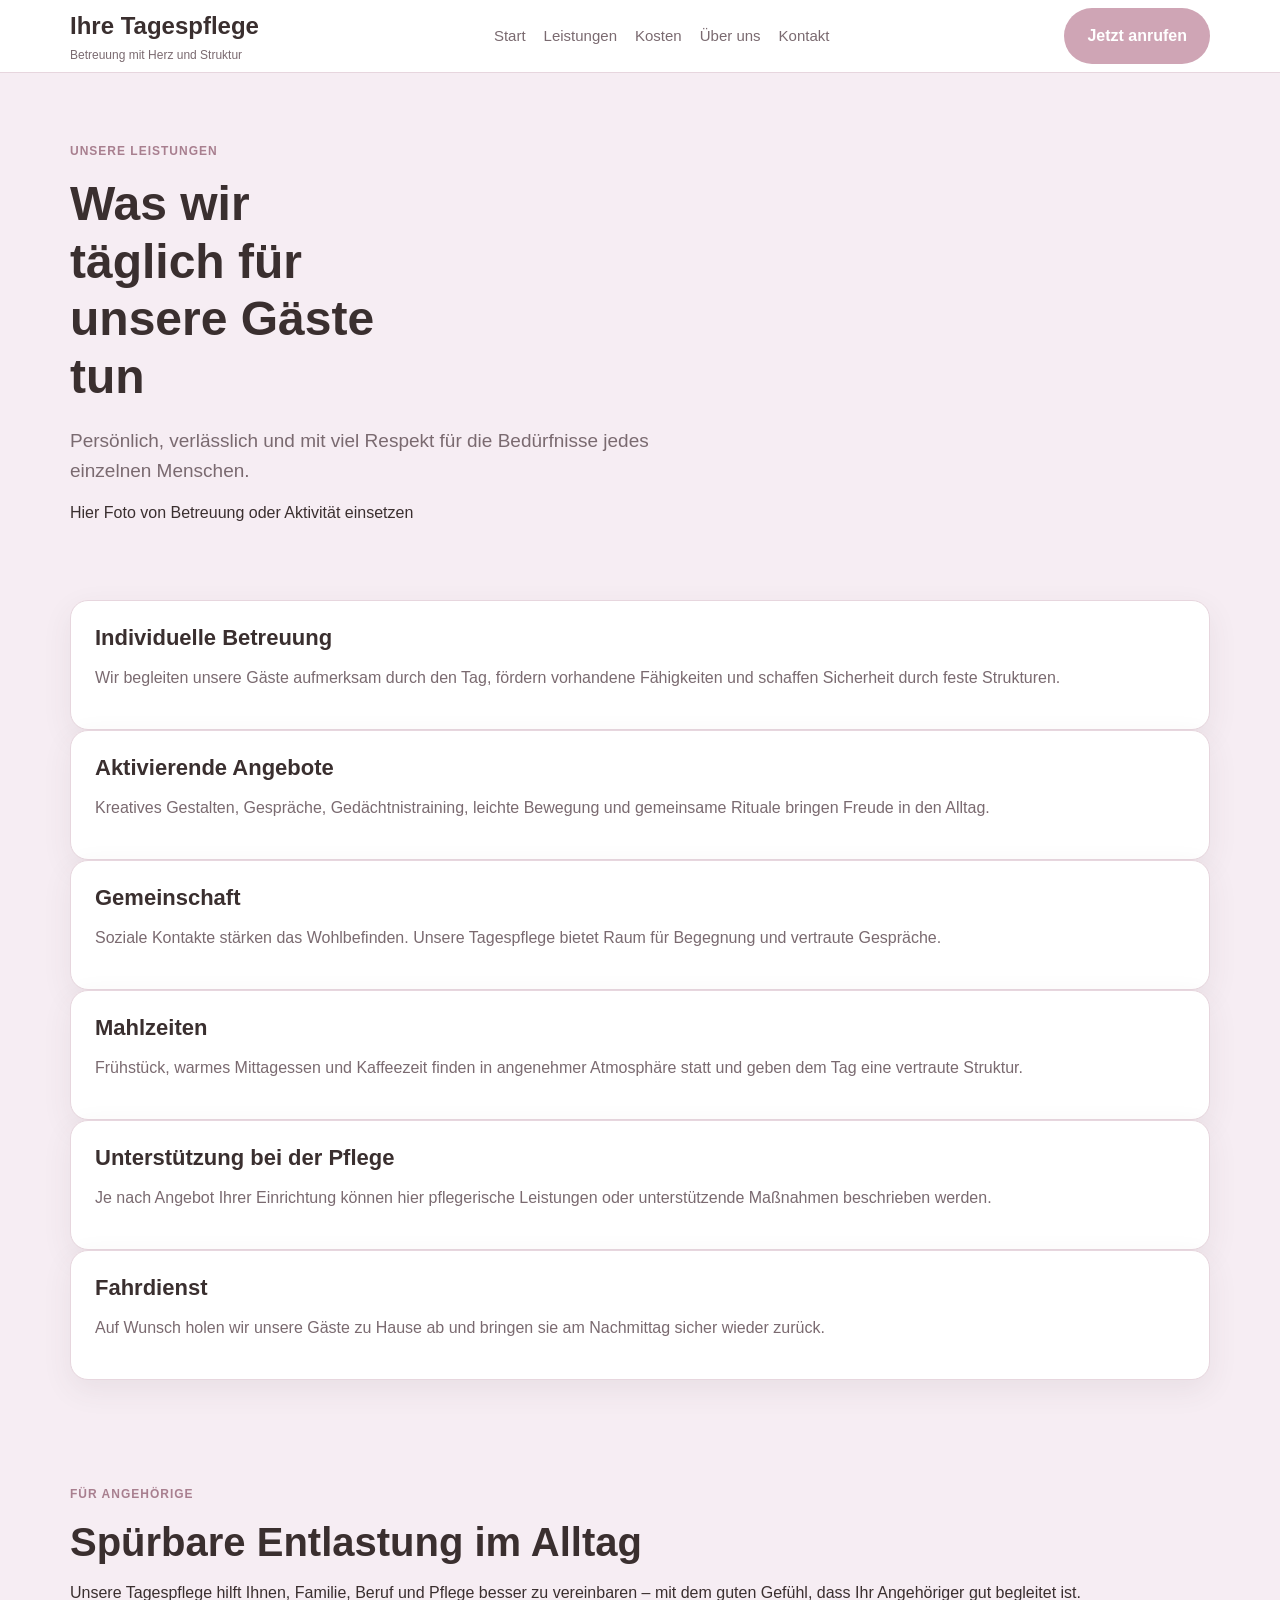
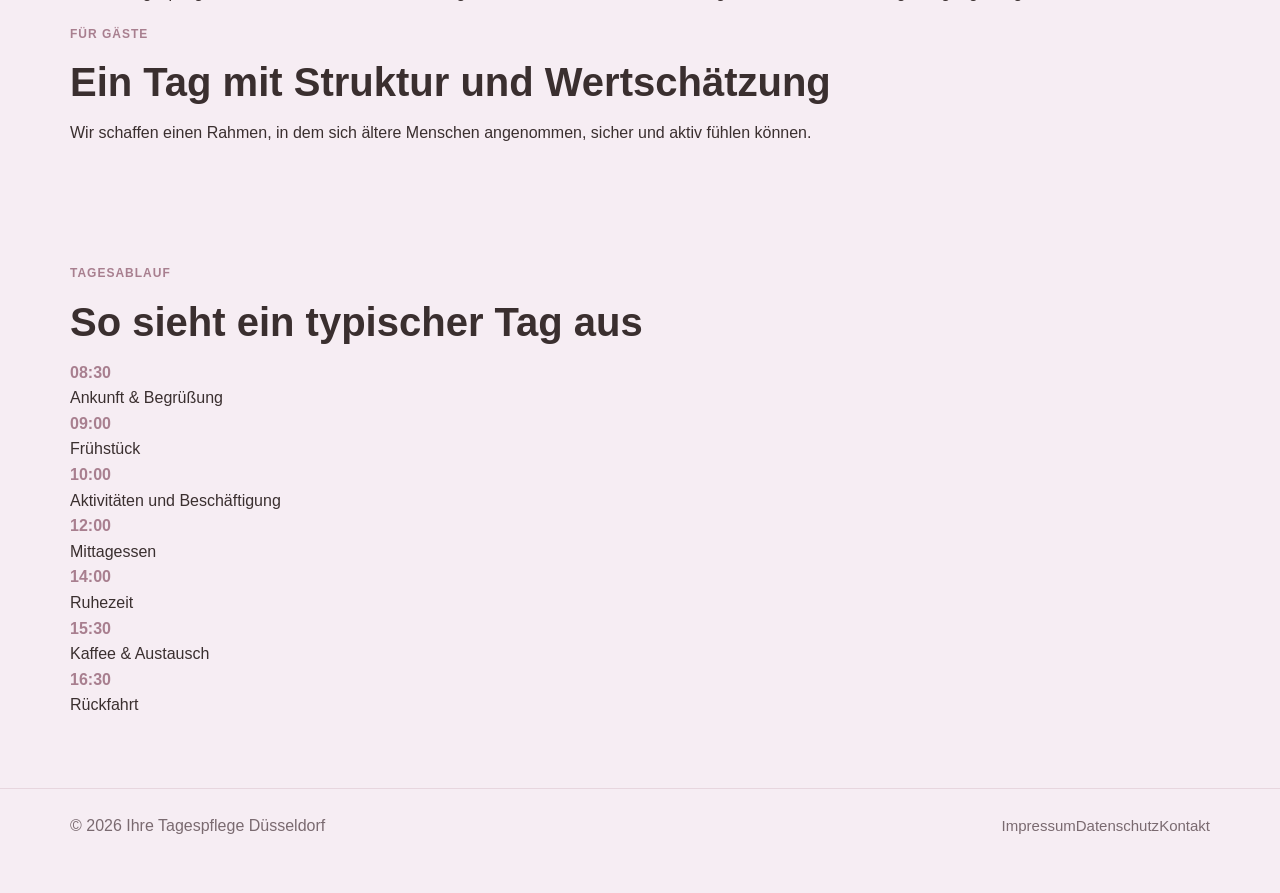
<file: leistungen.html>
<!DOCTYPE html>
<html lang="de">
<head>
  <meta charset="UTF-8" />
  <meta name="viewport" content="width=device-width, initial-scale=1.0" />
  <title>Leistungen – Ihre Tagespflege Düsseldorf</title>
  <meta name="description" content="Leistungen unserer Tagespflege in Düsseldorf: Betreuung, Aktivitäten, Mahlzeiten, Fahrdienst und persönliche Begleitung." />
  <link rel="stylesheet" href="styles.css" />
</head>
<body>
<header class="topbar"><div class="container topbar-inner"><div class="brand">Ihre Tagespflege<small>Betreuung mit Herz und Struktur</small></div><nav class="nav"><a href="index.html">Start</a><a class="active" href="leistungen.html">Leistungen</a><a href="kosten.html">Kosten</a><a href="ueber-uns.html">Über uns</a><a href="kontakt.html">Kontakt</a></nav><a class="btn btn-primary" href="tel:+492111234567">Jetzt anrufen</a></div></header>
<main>
<section class="hero"><div class="container two-col"><div><div class="eyebrow">Unsere Leistungen</div><h1>Was wir täglich für unsere Gäste tun</h1><p class="lead">Persönlich, verlässlich und mit viel Respekt für die Bedürfnisse jedes einzelnen Menschen.</p></div><div class="image-card"><div class="placeholder">Hier Foto von Betreuung oder Aktivität einsetzen</div></div></div></section>
<section><div class="container cards-3">
<article class="card"><h3>Individuelle Betreuung</h3><p>Wir begleiten unsere Gäste aufmerksam durch den Tag, fördern vorhandene Fähigkeiten und schaffen Sicherheit durch feste Strukturen.</p></article>
<article class="card"><h3>Aktivierende Angebote</h3><p>Kreatives Gestalten, Gespräche, Gedächtnistraining, leichte Bewegung und gemeinsame Rituale bringen Freude in den Alltag.</p></article>
<article class="card"><h3>Gemeinschaft</h3><p>Soziale Kontakte stärken das Wohlbefinden. Unsere Tagespflege bietet Raum für Begegnung und vertraute Gespräche.</p></article>
<article class="card"><h3>Mahlzeiten</h3><p>Frühstück, warmes Mittagessen und Kaffeezeit finden in angenehmer Atmosphäre statt und geben dem Tag eine vertraute Struktur.</p></article>
<article class="card"><h3>Unterstützung bei der Pflege</h3><p>Je nach Angebot Ihrer Einrichtung können hier pflegerische Leistungen oder unterstützende Maßnahmen beschrieben werden.</p></article>
<article class="card"><h3>Fahrdienst</h3><p>Auf Wunsch holen wir unsere Gäste zu Hause ab und bringen sie am Nachmittag sicher wieder zurück.</p></article>
</div></section>
<section><div class="container two-col"><div class="box"><div class="eyebrow">Für Angehörige</div><h2>Spürbare Entlastung im Alltag</h2><p>Unsere Tagespflege hilft Ihnen, Familie, Beruf und Pflege besser zu vereinbaren – mit dem guten Gefühl, dass Ihr Angehöriger gut begleitet ist.</p></div><div class="box"><div class="eyebrow">Für Gäste</div><h2>Ein Tag mit Struktur und Wertschätzung</h2><p>Wir schaffen einen Rahmen, in dem sich ältere Menschen angenommen, sicher und aktiv fühlen können.</p></div></div></section>
<section><div class="container box"><div class="eyebrow">Tagesablauf</div><h2>So sieht ein typischer Tag aus</h2><div class="timeline"><div class="timeline-row"><div class="time">08:30</div><div>Ankunft &amp; Begrüßung</div></div><div class="timeline-row"><div class="time">09:00</div><div>Frühstück</div></div><div class="timeline-row"><div class="time">10:00</div><div>Aktivitäten und Beschäftigung</div></div><div class="timeline-row"><div class="time">12:00</div><div>Mittagessen</div></div><div class="timeline-row"><div class="time">14:00</div><div>Ruhezeit</div></div><div class="timeline-row"><div class="time">15:30</div><div>Kaffee &amp; Austausch</div></div><div class="timeline-row"><div class="time">16:30</div><div>Rückfahrt</div></div></div></div></section>
</main>
<footer class="footer"><div class="container footer-inner"><p>© 2026 Ihre Tagespflege Düsseldorf</p><div class="footer-links"><a href="impressum.html">Impressum</a><a href="datenschutz.html">Datenschutz</a><a href="kontakt.html">Kontakt</a></div></div></footer>
</body>
</html>
</file>
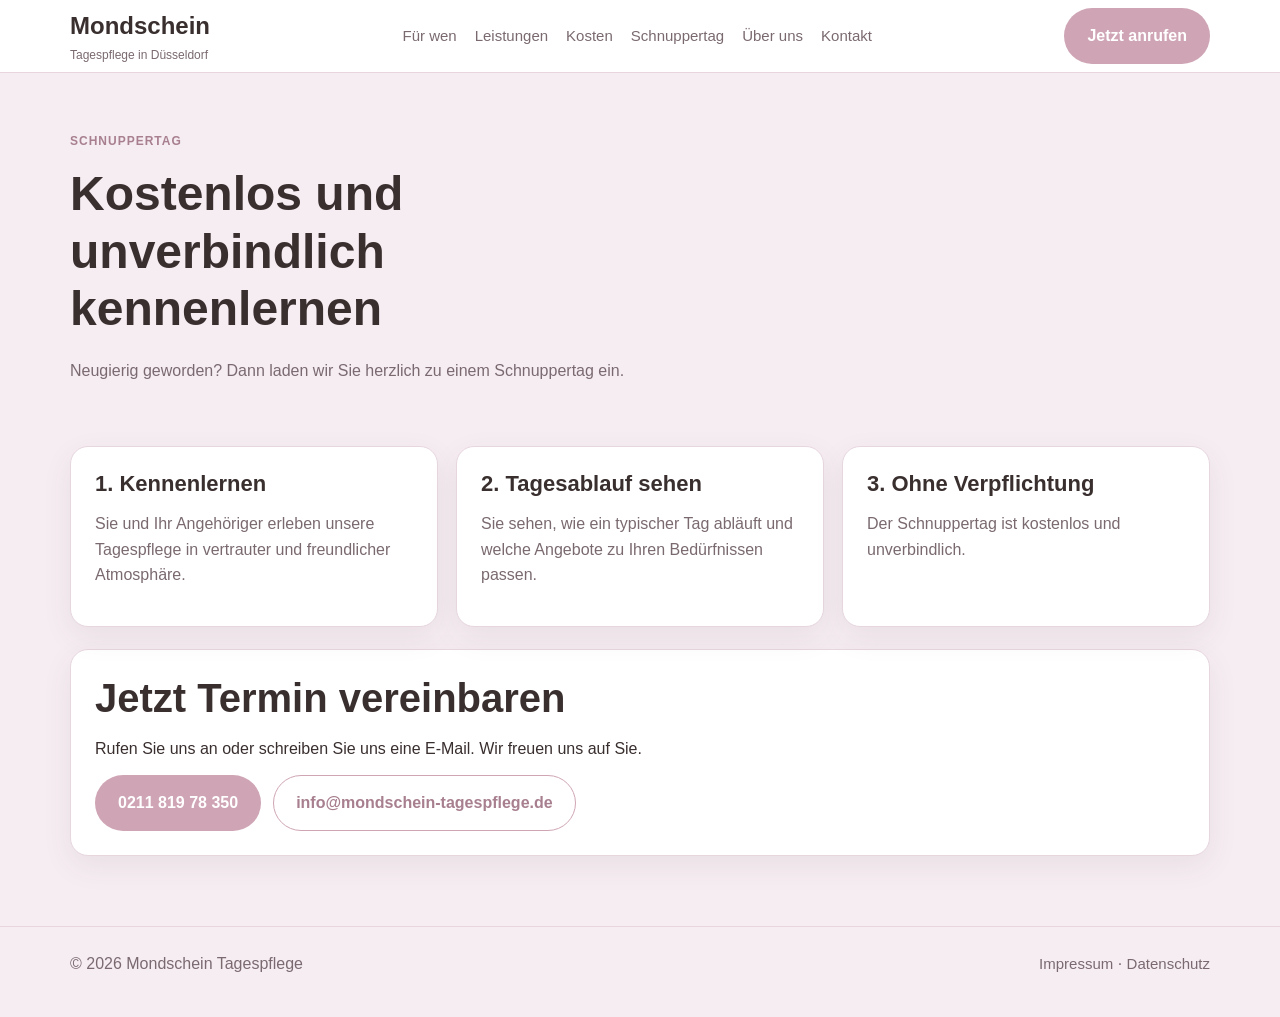
<file: schnuppertag.html>
<!DOCTYPE html><html lang="de"><head><meta charset="UTF-8"><meta name="viewport" content="width=device-width, initial-scale=1.0"><link rel="stylesheet" href="styles.css"><title>Schnuppertag – Mondschein Tagespflege</title></head><body>
<header class="topbar">
  <div class="container topbar-inner">
    <div class="brand">Mondschein<small>Tagespflege in Düsseldorf</small></div>
    <nav class="nav">
      <a href="index.html#fuer-wen">Für wen</a>
      <a href="leistungen.html">Leistungen</a>
      <a href="kosten.html">Kosten</a>
      <a href="schnuppertag.html">Schnuppertag</a>
      <a href="ueber-uns.html">Über uns</a>
      <a href="kontakt.html">Kontakt</a>
    </nav>
    <div class="topbar-actions">
      <a class="btn btn-primary" href="tel:+4921181978350">Jetzt anrufen</a>
      <button class="menu-toggle" type="button" aria-expanded="false" aria-controls="mobile-menu">Menü</button>
    </div>
  </div>
  <div id="mobile-menu" class="mobile-menu">
    <div class="mobile-menu-inner">
      <a href="index.html#fuer-wen">Für wen</a>
      <a href="leistungen.html">Leistungen</a>
      <a href="kosten.html">Kosten</a>
      <a href="schnuppertag.html">Schnuppertag</a>
      <a href="ueber-uns.html">Über uns</a>
      <a href="kontakt.html">Kontakt</a>
      <a href="impressum.html">Impressum</a>
      <a href="datenschutz.html">Datenschutz</a>
    </div>
  </div>
</header>
<main><section class="page-hero"><div class="container"><span class="eyebrow">Schnuppertag</span><h1>Kostenlos und unverbindlich kennenlernen</h1><p>Neugierig geworden? Dann laden wir Sie herzlich zu einem Schnuppertag ein.</p></div></section><section><div class="container grid-3"><div class="card"><h3>1. Kennenlernen</h3><p>Sie und Ihr Angehöriger erleben unsere Tagespflege in vertrauter und freundlicher Atmosphäre.</p></div><div class="card"><h3>2. Tagesablauf sehen</h3><p>Sie sehen, wie ein typischer Tag abläuft und welche Angebote zu Ihren Bedürfnissen passen.</p></div><div class="card"><h3>3. Ohne Verpflichtung</h3><p>Der Schnuppertag ist kostenlos und unverbindlich.</p></div></div><div class="container" style="margin-top:22px;"><div class="cta-strip"><h2>Jetzt Termin vereinbaren</h2><p>Rufen Sie uns an oder schreiben Sie uns eine E-Mail. Wir freuen uns auf Sie.</p><div class="hero-actions"><a class="btn btn-primary" href="tel:+4921181978350">0211 819 78 350</a><a class="btn btn-secondary" href="mailto:info@mondschein-tagespflege.de">info@mondschein-tagespflege.de</a></div></div></div></section></main>
<footer class="footer"><div class="container footer-inner"><div>© 2026 Mondschein Tagespflege</div><div><a href="impressum.html">Impressum</a> · <a href="datenschutz.html">Datenschutz</a></div></div></footer>
<script src="script.js"></script>
</body></html>
</file>
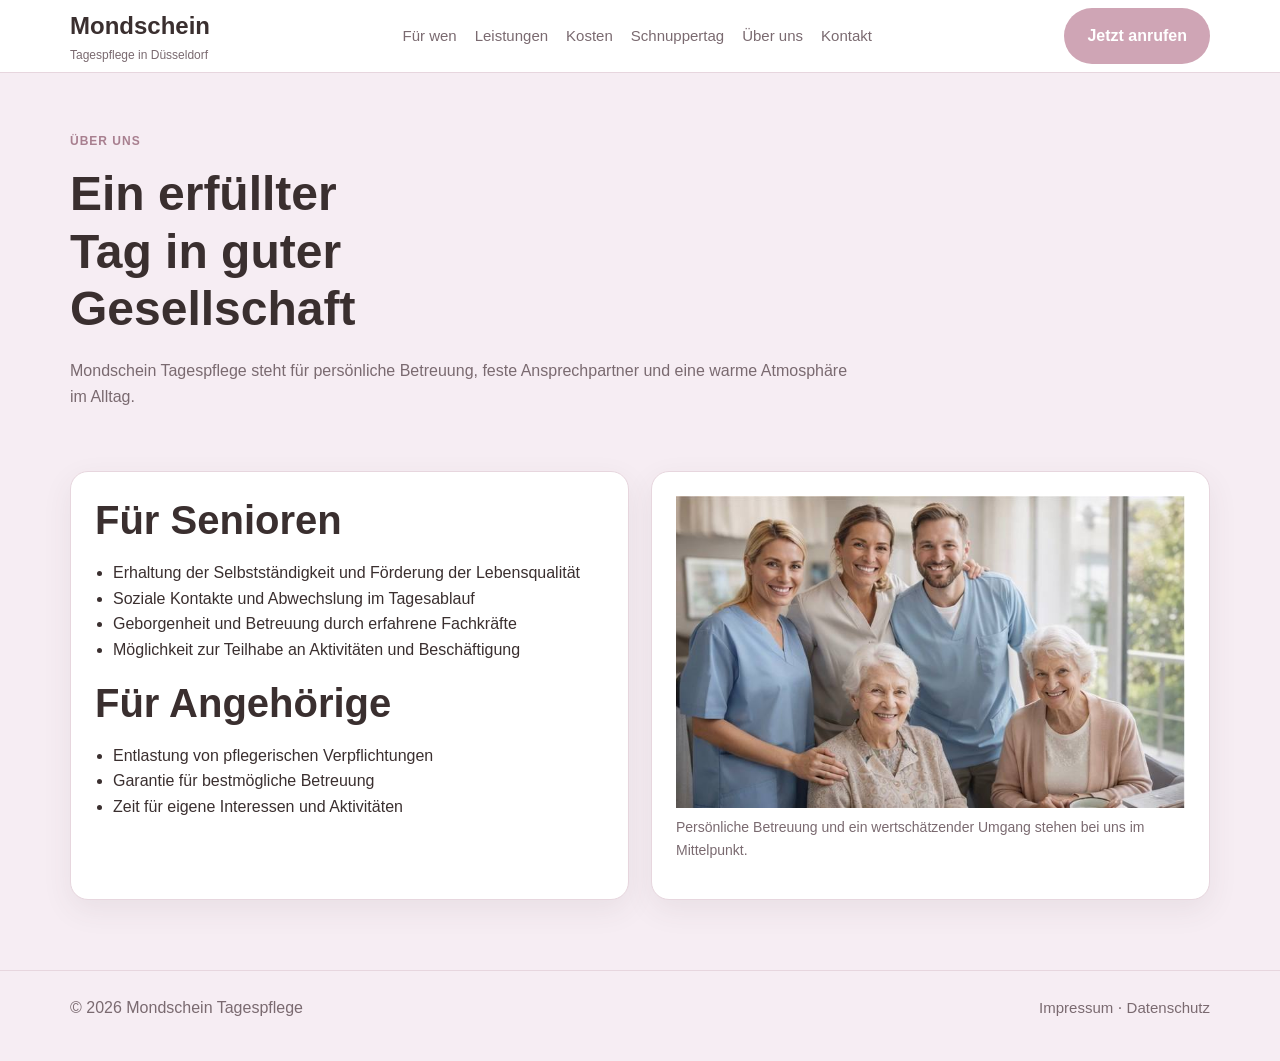
<file: ueber-uns.html>
<!DOCTYPE html><html lang="de"><head><meta charset="UTF-8"><meta name="viewport" content="width=device-width, initial-scale=1.0"><link rel="stylesheet" href="styles.css"><title>Über uns – Mondschein Tagespflege</title></head><body>
<header class="topbar">
  <div class="container topbar-inner">
    <div class="brand">Mondschein<small>Tagespflege in Düsseldorf</small></div>
    <nav class="nav">
      <a href="index.html#fuer-wen">Für wen</a>
      <a href="leistungen.html">Leistungen</a>
      <a href="kosten.html">Kosten</a>
      <a href="schnuppertag.html">Schnuppertag</a>
      <a href="ueber-uns.html">Über uns</a>
      <a href="kontakt.html">Kontakt</a>
    </nav>
    <div class="topbar-actions">
      <a class="btn btn-primary" href="tel:+4921181978350">Jetzt anrufen</a>
      <button class="menu-toggle" type="button" aria-expanded="false" aria-controls="mobile-menu">Menü</button>
    </div>
  </div>
  <div id="mobile-menu" class="mobile-menu">
    <div class="mobile-menu-inner">
      <a href="index.html#fuer-wen">Für wen</a>
      <a href="leistungen.html">Leistungen</a>
      <a href="kosten.html">Kosten</a>
      <a href="schnuppertag.html">Schnuppertag</a>
      <a href="ueber-uns.html">Über uns</a>
      <a href="kontakt.html">Kontakt</a>
      <a href="impressum.html">Impressum</a>
      <a href="datenschutz.html">Datenschutz</a>
    </div>
  </div>
</header>
<main><section class="page-hero"><div class="container"><span class="eyebrow">Über uns</span><h1>Ein erfüllter Tag in guter Gesellschaft</h1><p>Mondschein Tagespflege steht für persönliche Betreuung, feste Ansprechpartner und eine warme Atmosphäre im Alltag.</p></div></section><section><div class="container grid-2"><div class="card"><h2>Für Senioren</h2><ul class="list-clean"><li>Erhaltung der Selbstständigkeit und Förderung der Lebensqualität</li><li>Soziale Kontakte und Abwechslung im Tagesablauf</li><li>Geborgenheit und Betreuung durch erfahrene Fachkräfte</li><li>Möglichkeit zur Teilhabe an Aktivitäten und Beschäftigung</li></ul><h2>Für Angehörige</h2><ul class="list-clean"><li>Entlastung von pflegerischen Verpflichtungen</li><li>Garantie für bestmögliche Betreuung</li><li>Zeit für eigene Interessen und Aktivitäten</li></ul></div><div class="card"><img src="images/team.jpg" alt="Team und Gäste der Mondschein Tagespflege"><p class="caption">Persönliche Betreuung und ein wertschätzender Umgang stehen bei uns im Mittelpunkt.</p></div></div></section></main>
<footer class="footer"><div class="container footer-inner"><div>© 2026 Mondschein Tagespflege</div><div><a href="impressum.html">Impressum</a> · <a href="datenschutz.html">Datenschutz</a></div></div></footer>
<script src="script.js"></script>
</body></html>
</file>
<file: styles.css>
:root{
  --bg:#f6edf3;--white:#ffffff;--text:#3a2f2f;--muted:#7a6a70;--accent:#cfa5b5;--accent-dark:#a87f8f;
  --border:#e7d6de;--max:1140px;--radius:18px;--shadow:0 10px 30px rgba(80,60,70,.08);
}
*{box-sizing:border-box} html{scroll-behavior:smooth}
body{margin:0;font-family:Arial,Helvetica,sans-serif;background:var(--bg);color:var(--text);line-height:1.6}
img{max-width:100%;display:block} a{text-decoration:none;color:inherit}
.container{width:min(var(--max),calc(100% - 32px));margin:0 auto}
.topbar{position:sticky;top:0;z-index:1000;background:rgba(255,255,255,.96);backdrop-filter:blur(8px);border-bottom:1px solid var(--border)}
.topbar-inner{display:flex;align-items:center;justify-content:space-between;gap:20px;min-height:72px}
.brand{font-size:24px;font-weight:700}.brand small{display:block;font-size:12px;color:var(--muted);font-weight:400}
.nav{display:flex;gap:18px;flex-wrap:wrap}.nav a,.footer a{font-size:15px;color:var(--muted)} .nav a:hover,.footer a:hover{color:var(--accent-dark)}
.topbar-actions{display:flex;align-items:center;gap:10px}
.btn{display:inline-block;padding:14px 22px;border-radius:999px;font-weight:700;transition:.2s ease;border:1px solid transparent}
.btn-primary{background:var(--accent);color:#fff}.btn-primary:hover{background:var(--accent-dark)}
.btn-secondary{background:transparent;color:var(--accent-dark);border-color:var(--accent)} .btn-secondary:hover{background:#f1e8e1}
.menu-toggle{display:none;background:transparent;border:1px solid var(--border);color:var(--text);padding:10px 14px;border-radius:12px;font-weight:700;cursor:pointer}
.mobile-menu{display:none;background:rgba(255,255,255,.98);border-bottom:1px solid var(--border)}
.mobile-menu-inner{width:min(var(--max),calc(100% - 32px));margin:0 auto;padding:10px 0 16px;display:flex;flex-direction:column;gap:10px}
.mobile-menu a{color:var(--text);padding:10px 0;border-bottom:1px solid var(--border)} .mobile-menu a:last-child{border-bottom:none}
.mobile-menu.is-open{display:block}
.hero{padding:64px 0 44px}.hero-grid{display:grid;grid-template-columns:1.05fr .95fr;gap:34px;align-items:center}
.eyebrow{display:inline-block;margin-bottom:14px;font-size:12px;font-weight:700;letter-spacing:1px;text-transform:uppercase;color:var(--accent-dark)}
h1,h2,h3{line-height:1.2;margin:0 0 14px} h1{font-size:clamp(28px,4.2vw,48px);max-width:13ch;margin-bottom:20px} h2{font-size:clamp(28px,3.5vw,40px)} h3{font-size:22px}
p{margin:0 0 14px}.lead{font-size:19px;color:var(--muted);max-width:58ch}
.hero-points{display:flex;flex-wrap:wrap;gap:12px;list-style:none;padding:0;margin:22px 0 28px}
.hero-points li{background:var(--white);border:1px solid var(--border);padding:10px 14px;border-radius:999px;box-shadow:var(--shadow);font-size:14px}
.hero-actions{display:flex;flex-wrap:wrap;gap:12px}
.hero-image img{height:560px;object-fit:cover;border-radius:26px;box-shadow:var(--shadow);border:1px solid var(--border)}
section{padding:30px 0 70px}.section-head{max-width:720px;margin-bottom:26px}.section-head p{color:var(--muted)}
.grid-2{display:grid;grid-template-columns:1fr 1fr;gap:22px}.grid-3{display:grid;grid-template-columns:repeat(3,1fr);gap:18px}.grid-4{display:grid;grid-template-columns:repeat(4,1fr);gap:18px}
.card,.cta-strip,.legal-box{background:var(--white);border:1px solid var(--border);border-radius:var(--radius);padding:24px;box-shadow:var(--shadow)}
.card p,.muted,.legal-box p,.legal-box li{color:var(--muted)}
.day-plan{background:var(--white);border:1px solid var(--border);border-radius:var(--radius);overflow:hidden;box-shadow:var(--shadow)}
.day-row{display:grid;grid-template-columns:110px 1fr;padding:18px 22px;border-bottom:1px solid var(--border);gap:16px}.day-row:last-child{border-bottom:none}.time{font-weight:700;color:var(--accent-dark)}
.gallery img{height:240px;object-fit:cover;border-radius:16px;border:1px solid var(--border);box-shadow:var(--shadow)}
.room img{height:260px;object-fit:cover;border-radius:16px;border:1px solid var(--border);box-shadow:var(--shadow)}
.caption{font-size:14px;color:var(--muted);margin-top:8px}
.contact-box{display:grid;grid-template-columns:1fr 1fr;gap:22px}
.footer{border-top:1px solid var(--border);padding:24px 0 40px;color:var(--muted)} .footer-inner{display:flex;justify-content:space-between;gap:20px;flex-wrap:wrap}
.page-hero{padding:54px 0 18px}.page-hero p{max-width:780px;color:var(--muted)}
.list-clean{padding-left:18px}.note{background:#fbf6f9;border:1px solid var(--border);padding:14px 16px;border-radius:14px;color:var(--muted)}
@media (max-width:980px){
  .hero-grid,.grid-2,.grid-3,.grid-4,.contact-box{grid-template-columns:1fr}
  .nav{display:none}.menu-toggle{display:inline-block}
  .hero-image img{height:340px} h1{max-width:none}.day-row{grid-template-columns:1fr;gap:6px}.topbar-inner{min-height:68px}
}
@media (max-width:680px){
  .topbar-inner{gap:12px}.brand{font-size:20px}.brand small{font-size:11px}.topbar-actions .btn{padding:11px 14px;font-size:14px}
}
</file>
